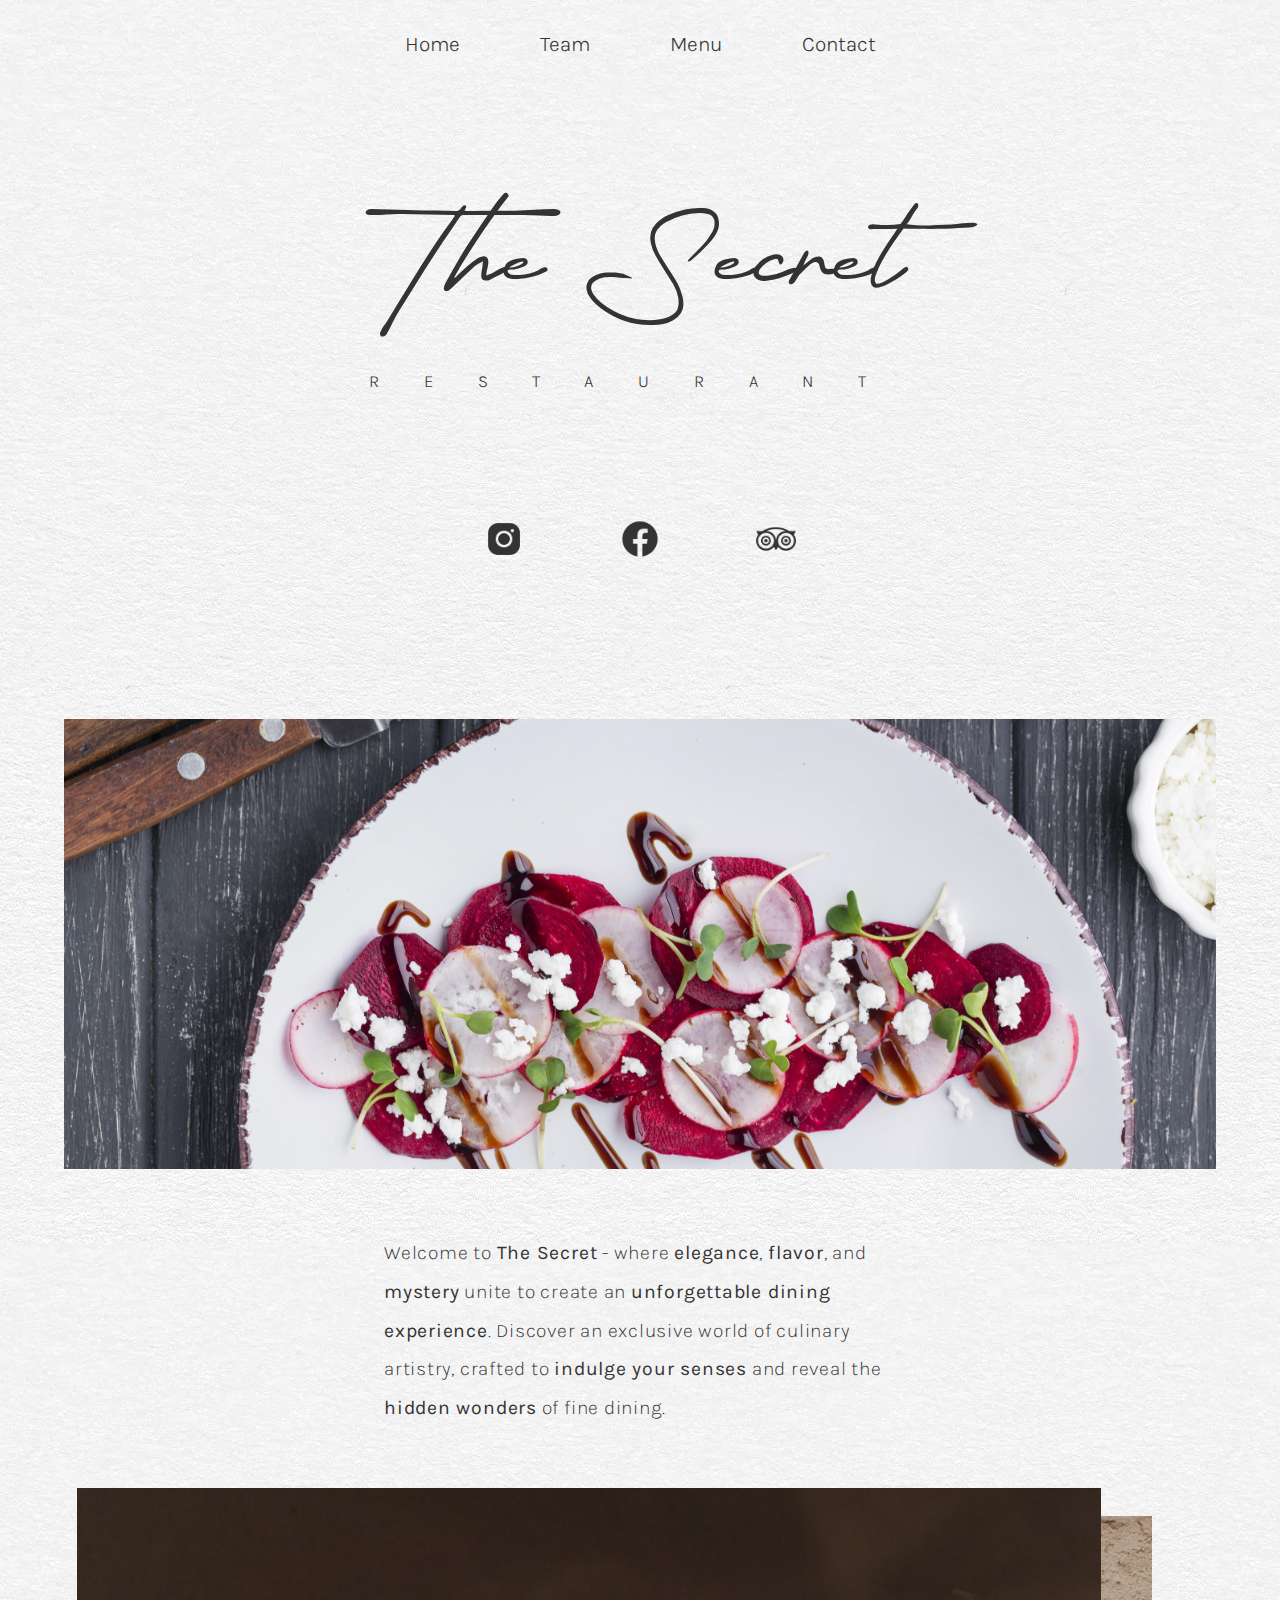
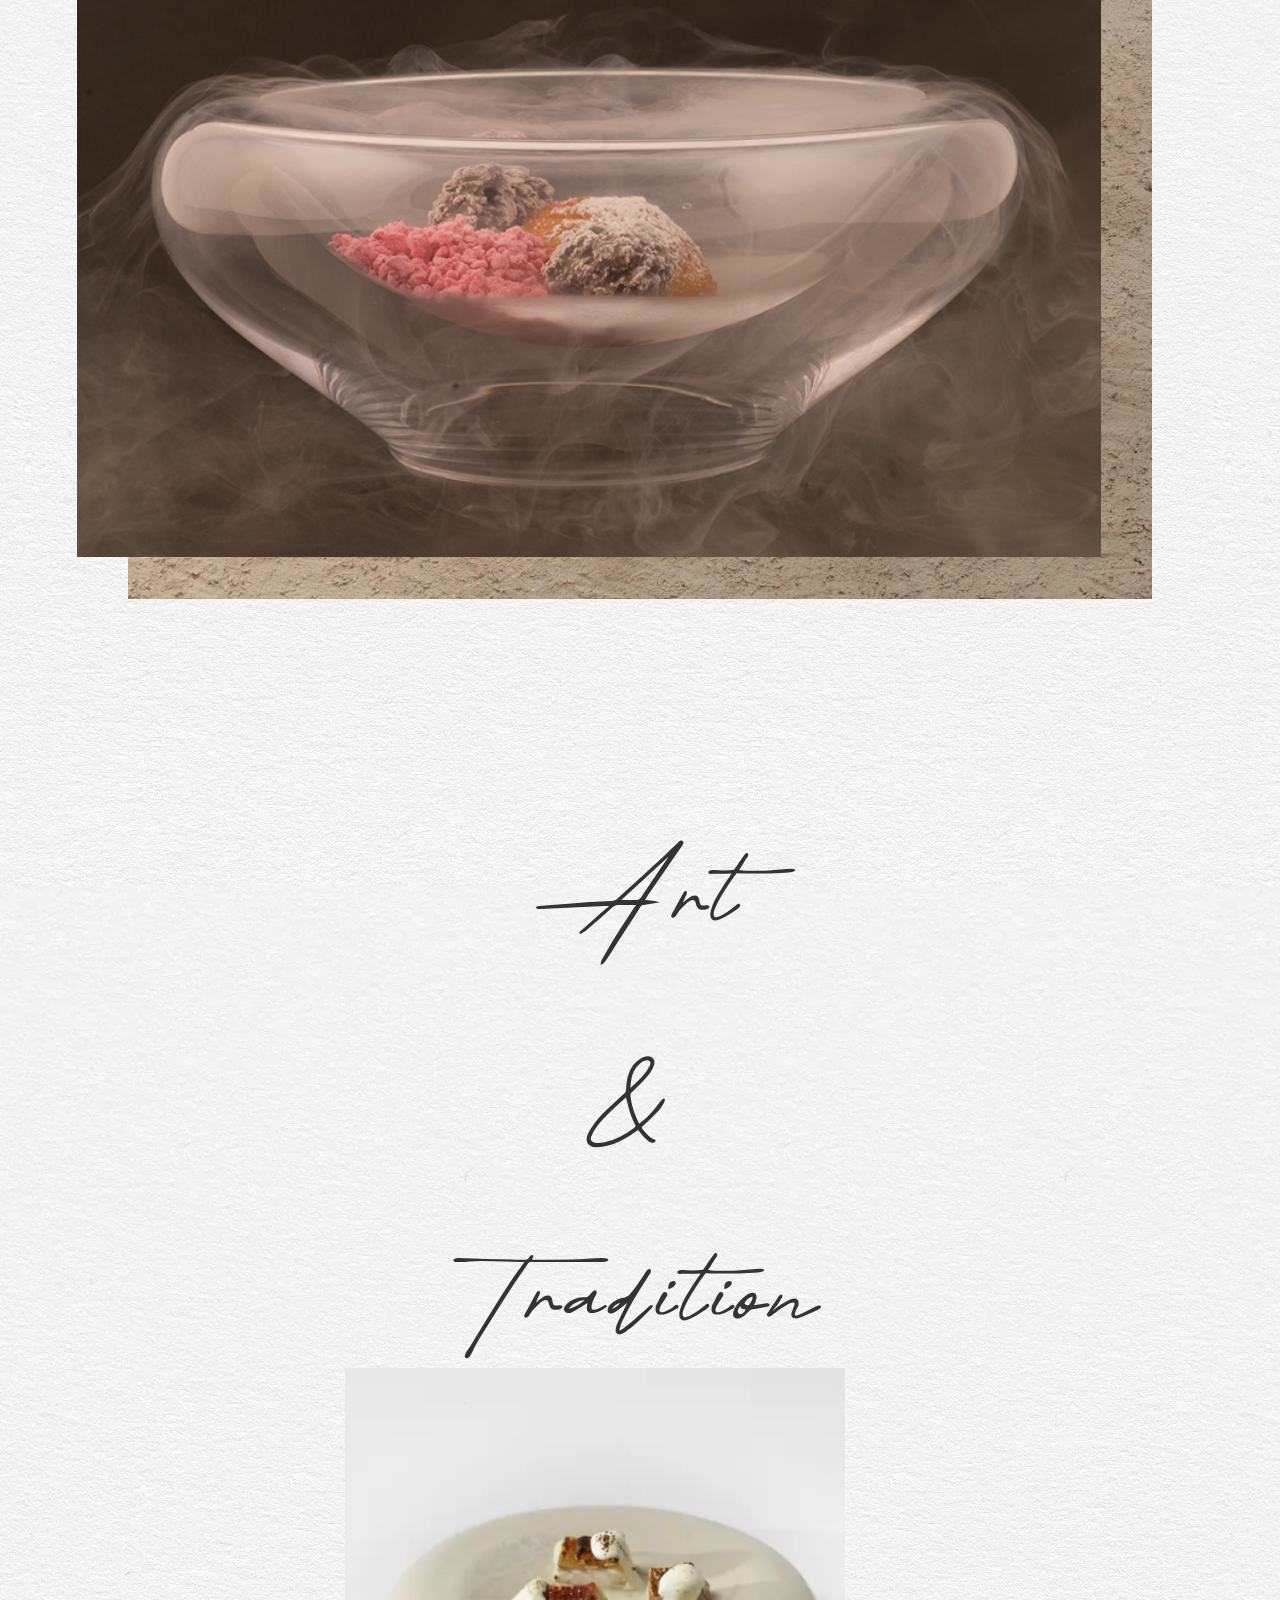
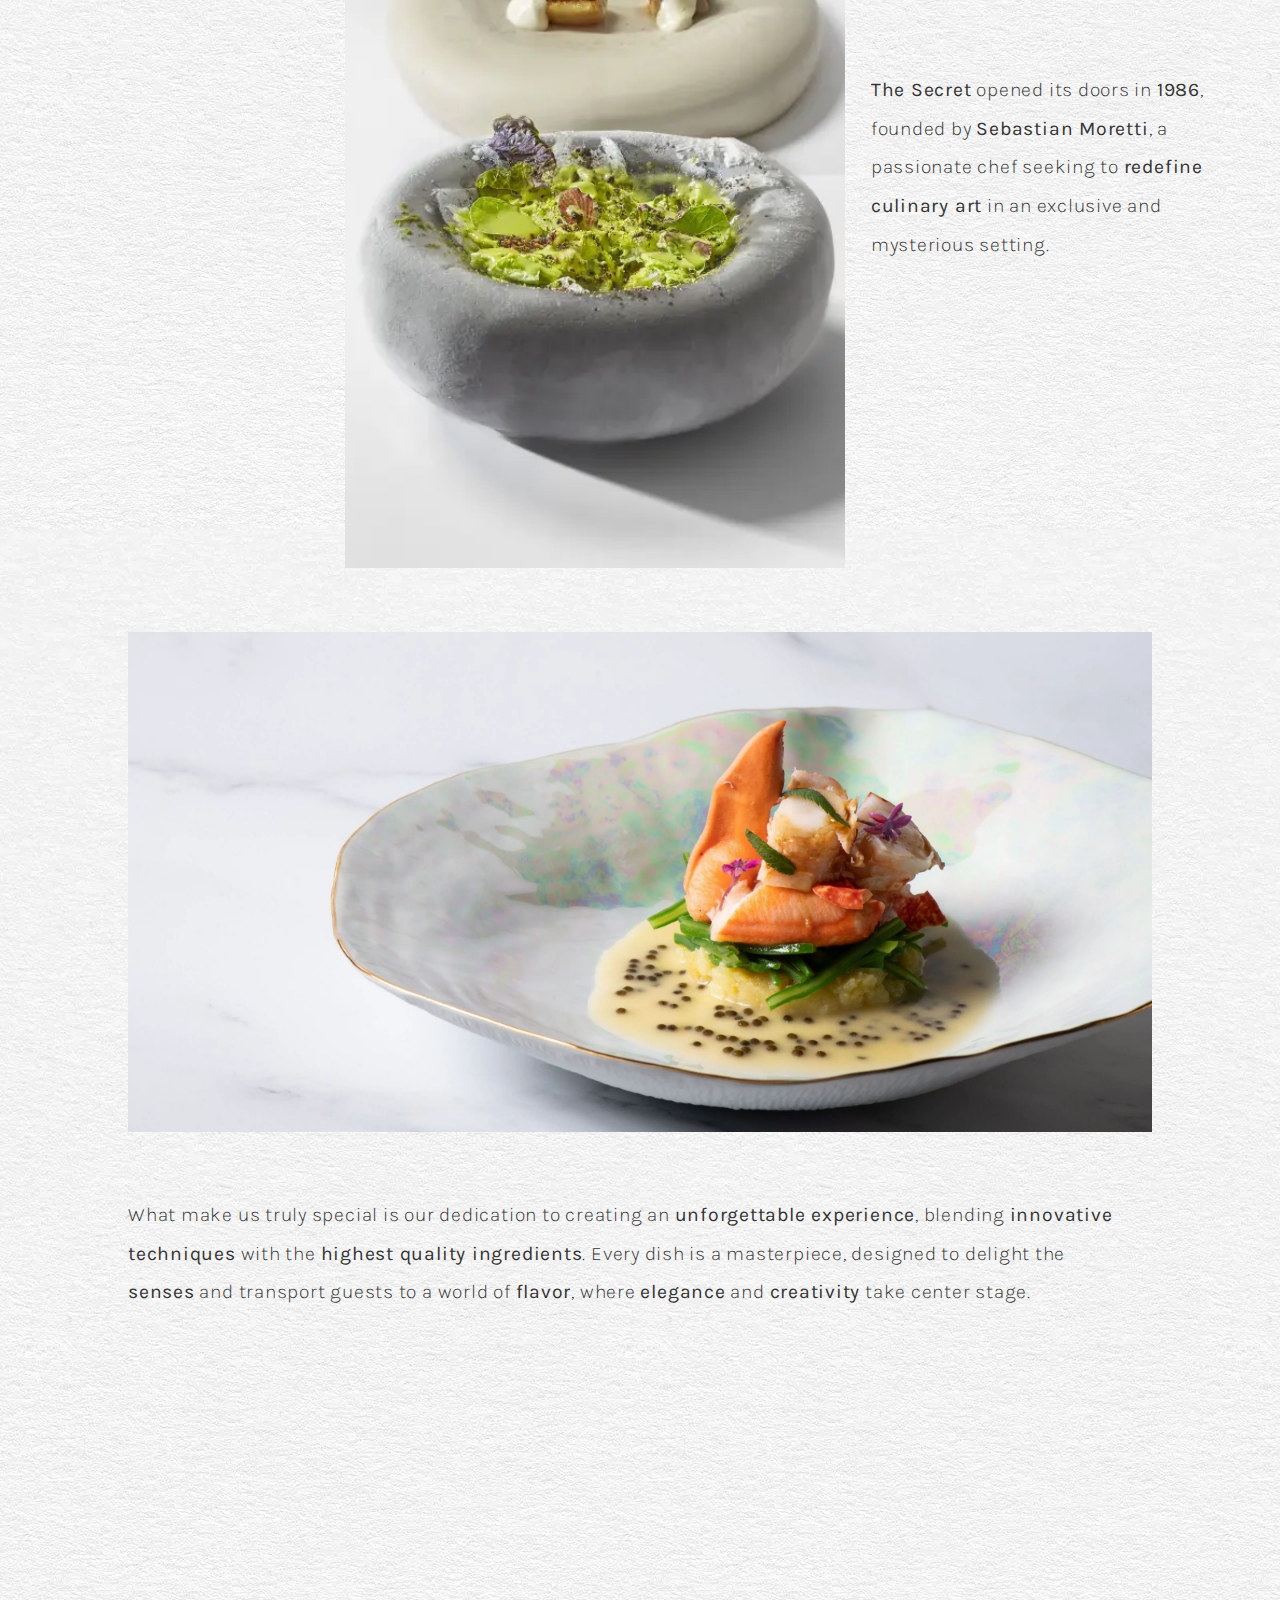
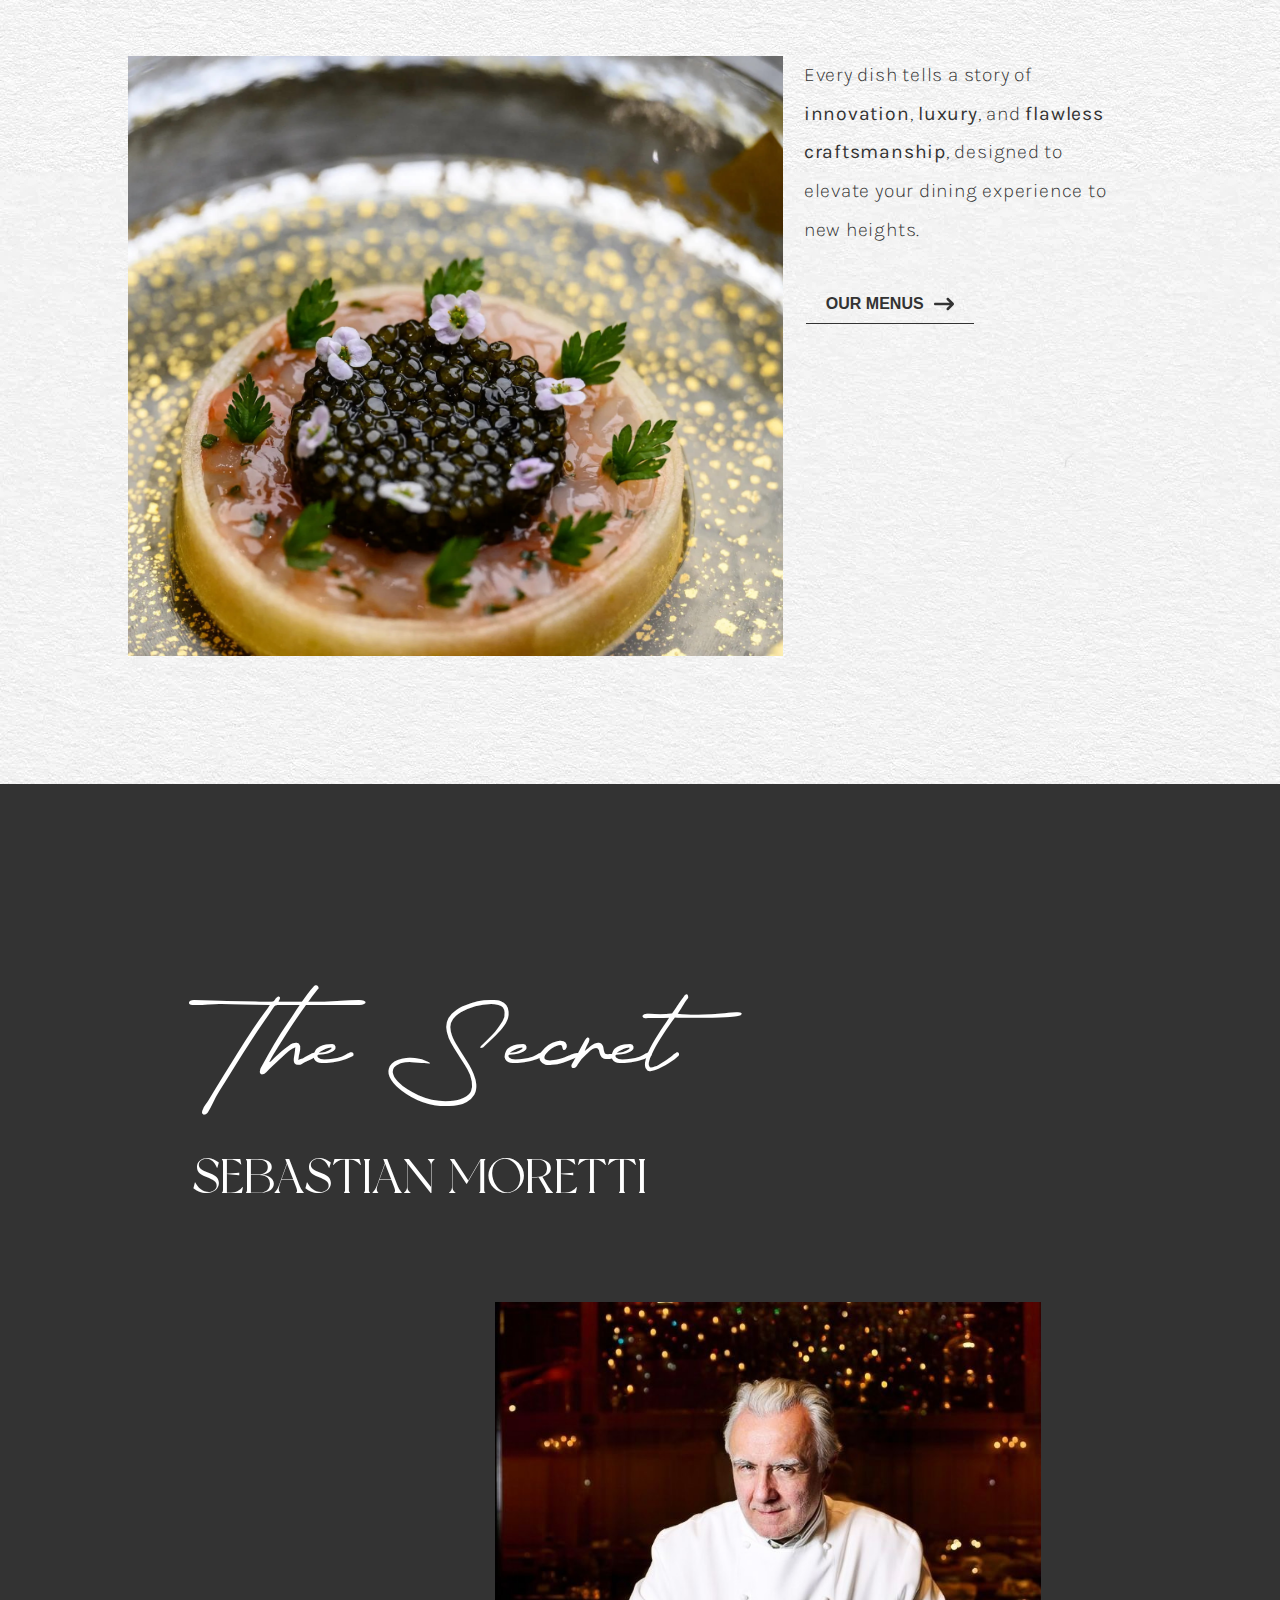
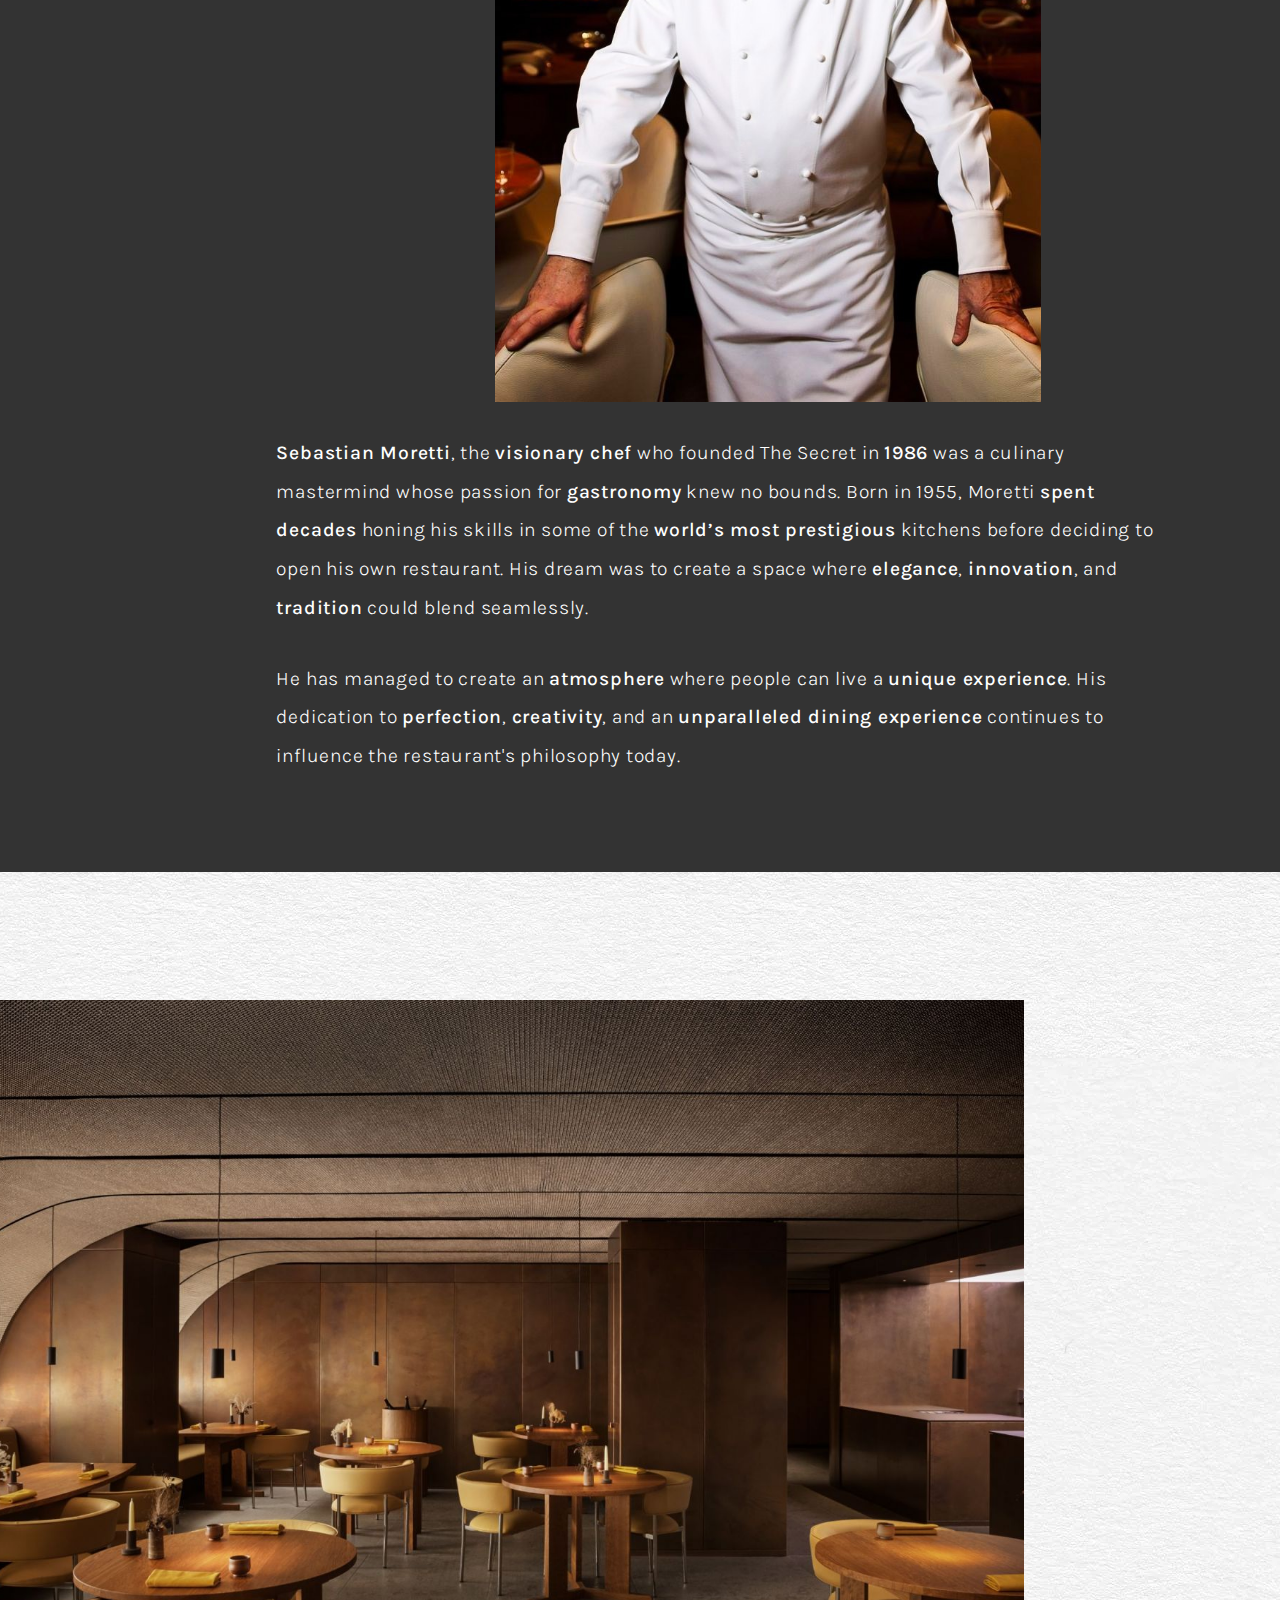
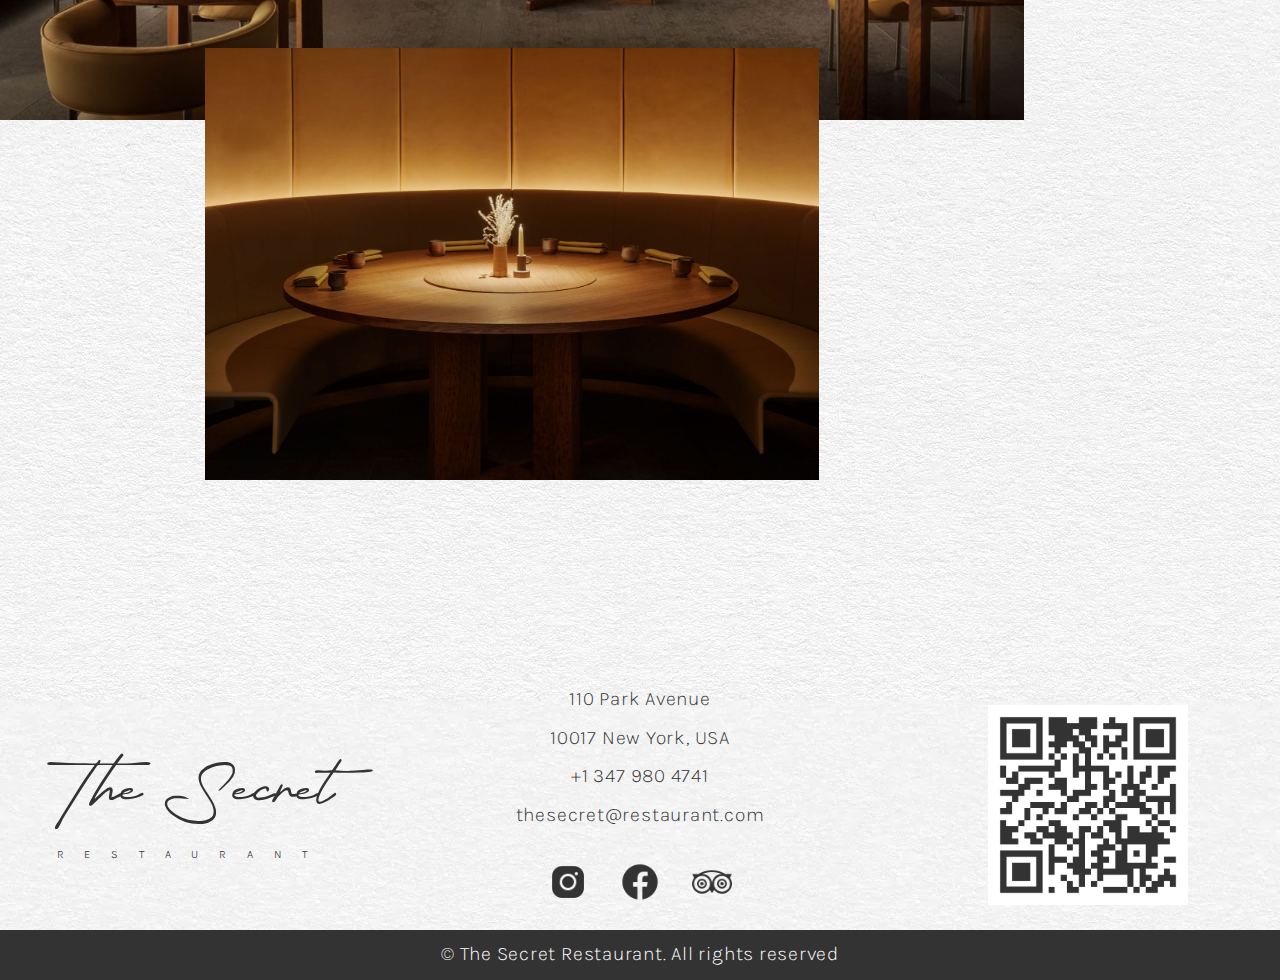
<file: index.html>
<!DOCTYPE html>
<html lang="en">
<head>
    <meta charset="UTF-8">
    <meta name="viewport" content="width=device-width, initial-scale=1.0">
    <link rel="stylesheet" href="assets/css/home-styles.css">
    <link rel="stylesheet" href="assets/css/general-styles.css">
    <title>The Secret · Restaurant</title>
</head>
<body>
    <nav>
        <ul>
          <li><a href="index.html" class="nav-item">Home</a></li>
          <li><a href="team.html" class="nav-item">Team</a></li>
          <li><a href="menu.html" class="nav-item">Menu</a></li>
          <li><a href="contact.html" class="nav-item">Contact</a></li>
        </ul>
      </nav>

    <section class="hero">
      <div class="left-side">
        <div class="logo">The Secret
          <div class="restaurant">RESTAURANT</div>
        </div>
        <div class="socials">
          <a href="https://www.instagram.com/"><div class="instagram"></div></a>
          <a href="https://www.facebook.com/"><div class="facebook"></div></a>
          <a href="https://www.tripadvisor.es/"><div class="tripadvisor"></div></a>
        </div>
      </div>
      <div class="img-container1">
        <div class="hero-background"></div>
        <div class="hero-plate"></div>
      </div>
    </section>

    <section class="text-pic">
      <div class="text">
        <p>
        Welcome to <span>The Secret</span> - where <span>elegance</span>, 
        <span>flavor</span>, and <span>mystery</span> unite to create an
        <span>unforgettable dining experience</span>. Discover an exclusive 
        world of culinary artistry, crafted to <span>indulge your senses</span> 
        and reveal the <span>hidden wonders</span> of fine dining.
        </p>
      </div>
      <div class="img-container2">
        <div class="picture"></div>
      </div>
    </section>

    <div class="art-title">
      <p>Art</p>
      <p>&</p>
      <p>Tradition</p>
    </div>
    <div class="art-text-img1">
      <div class="ghost1"></div>
      <div class="art-img1"></div>
      <div class="art-text1">
        <p>
        <span>The Secret</span> opened its doors in <span>1986</span>,
        founded by <span>Sebastian Moretti</span>, a
        passionate chef seeking to <span>redefine
        culinary art</span> in an exclusive and
        mysterious setting.
        </p>
      </div>
    </div>

    <div class="art-text-img2">
      <div class="art-text2">
        <p>
        What make us truly special is our
        dedication to creating an <span>unforgettable
        experience</span>, blending <span>innovative techniques</span>
        with the <span>highest quality ingredients</span>. Every
        dish is a masterpiece, designed to delight
        the <span>senses</span> and transport guests to a world
        of <span>flavor</span>, where <span>elegance</span> and 
        <span>creativity</span> take center stage.
        </p>
      </div>
      <div class="art-img2"></div>
    </div>

    <div class="art-text-img3">
      <div class="art-img3"></div>
      <div class="art-text3">
        <p>
        Every dish tells a story of <span>innovation</span>,
        <span>luxury</span>, and <span>flawless craftsmanship</span>,
        designed to elevate your dining
        experience to new heights.
        </p>
        <a href="menu.html"><button class="boton"><span>OUR MENUS</span><div class="arrow"><svg xmlns="http://www.w3.org/2000/svg" viewBox="0 0 512 512"><!--!Font Awesome Free 6.6.0 by @fontawesome - https://fontawesome.com License - https://fontawesome.com/license/free Copyright 2024 Fonticons, Inc.--><path d="M502.6 278.6c12.5-12.5 12.5-32.8 0-45.3l-128-128c-12.5-12.5-32.8-12.5-45.3 0s-12.5 32.8 0 45.3L402.7 224 32 224c-17.7 0-32 14.3-32 32s14.3 32 32 32l370.7 0-73.4 73.4c-12.5 12.5-12.5 32.8 0 45.3s32.8 12.5 45.3 0l128-128z"/></svg></div></button></a>
      </div>
    </div>

    <section class="chef">
      <div class="title">
        <div class="thesecret">The Secret</div>
        <div class="chef-name">Sebastian Moretti</div>
      </div>
      <div class="chef-text-img">
        <div class="chef-img"></div>
        <div class="chef-text">
          <p>
          <span>Sebastian Moretti</span>, the <span>visionary chef</span> who founded 
          The Secret in <span>1986</span> was a culinary mastermind whose 
          passion for <span>gastronomy</span> knew no bounds. Born in 1955, 
          Moretti <span>spent decades</span> honing his skills in some of the 
          <span>world’s most prestigious</span> kitchens before deciding to 
          open his own restaurant. His dream was to create a space 
          where <span>elegance</span>, <span>innovation</span>, and <span>tradition</span> 
          could blend seamlessly.
          </p>
          <p>
          He has managed to create an <span>atmosphere</span> where people 
          can live a <span>unique experience</span>. His dedication to 
          <span>perfection</span>, <span>creativity</span>, and an 
          <span>unparalleled dining experience</span> continues to influence 
          the restaurant's philosophy today.
          </p>
        </div>
      </div>
    </section>

    <section class="img-container3">
      <div class="rest-img"></div>
    </section>

    <section class="footer">
      <div class="footer1">
        <div class="logo2">The Secret
          <div class="restaurant2">RESTAURANT</div>
        </div>
        <div class="info">
          <div class="location">
            <p>110 Park Avenue</p>
            <p>10017 New York, USA</p>
            <p>+1 347 980 4741</p>
            <p>thesecret@restaurant.com</p>
          </div>
          <div class="socials2">
            <a href="https://www.instagram.com/"><div class="instagram"></div></a>
            <a href="https://www.facebook.com/"><div class="facebook"></div></a>
            <a href="https://www.tripadvisor.es/"><div class="tripadvisor"></div></a>
          </div>
        </div>
        <div class="qr"></div>
      </div>
      <div class="footer2">
        <p>© The Secret Restaurant. All rights reserved</p>
      </div>
    </section>
</body>
</html>
</file>
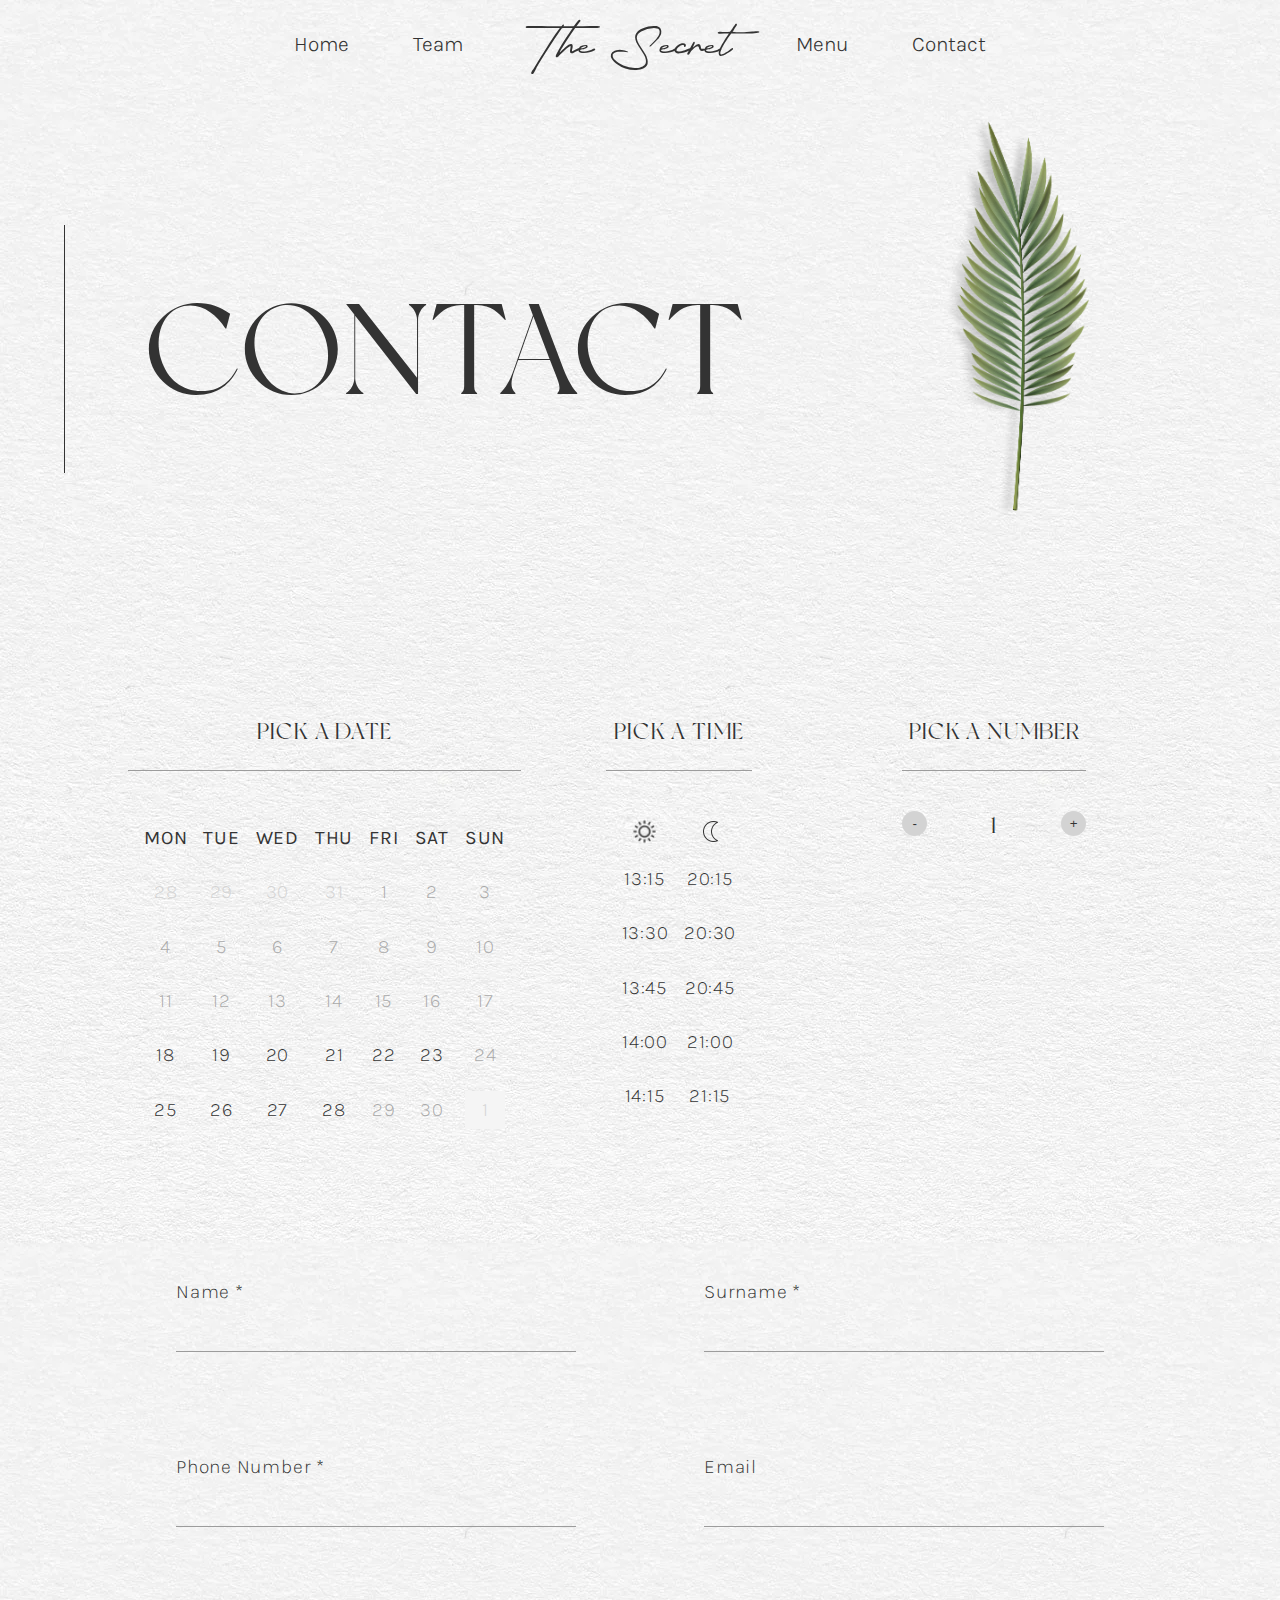
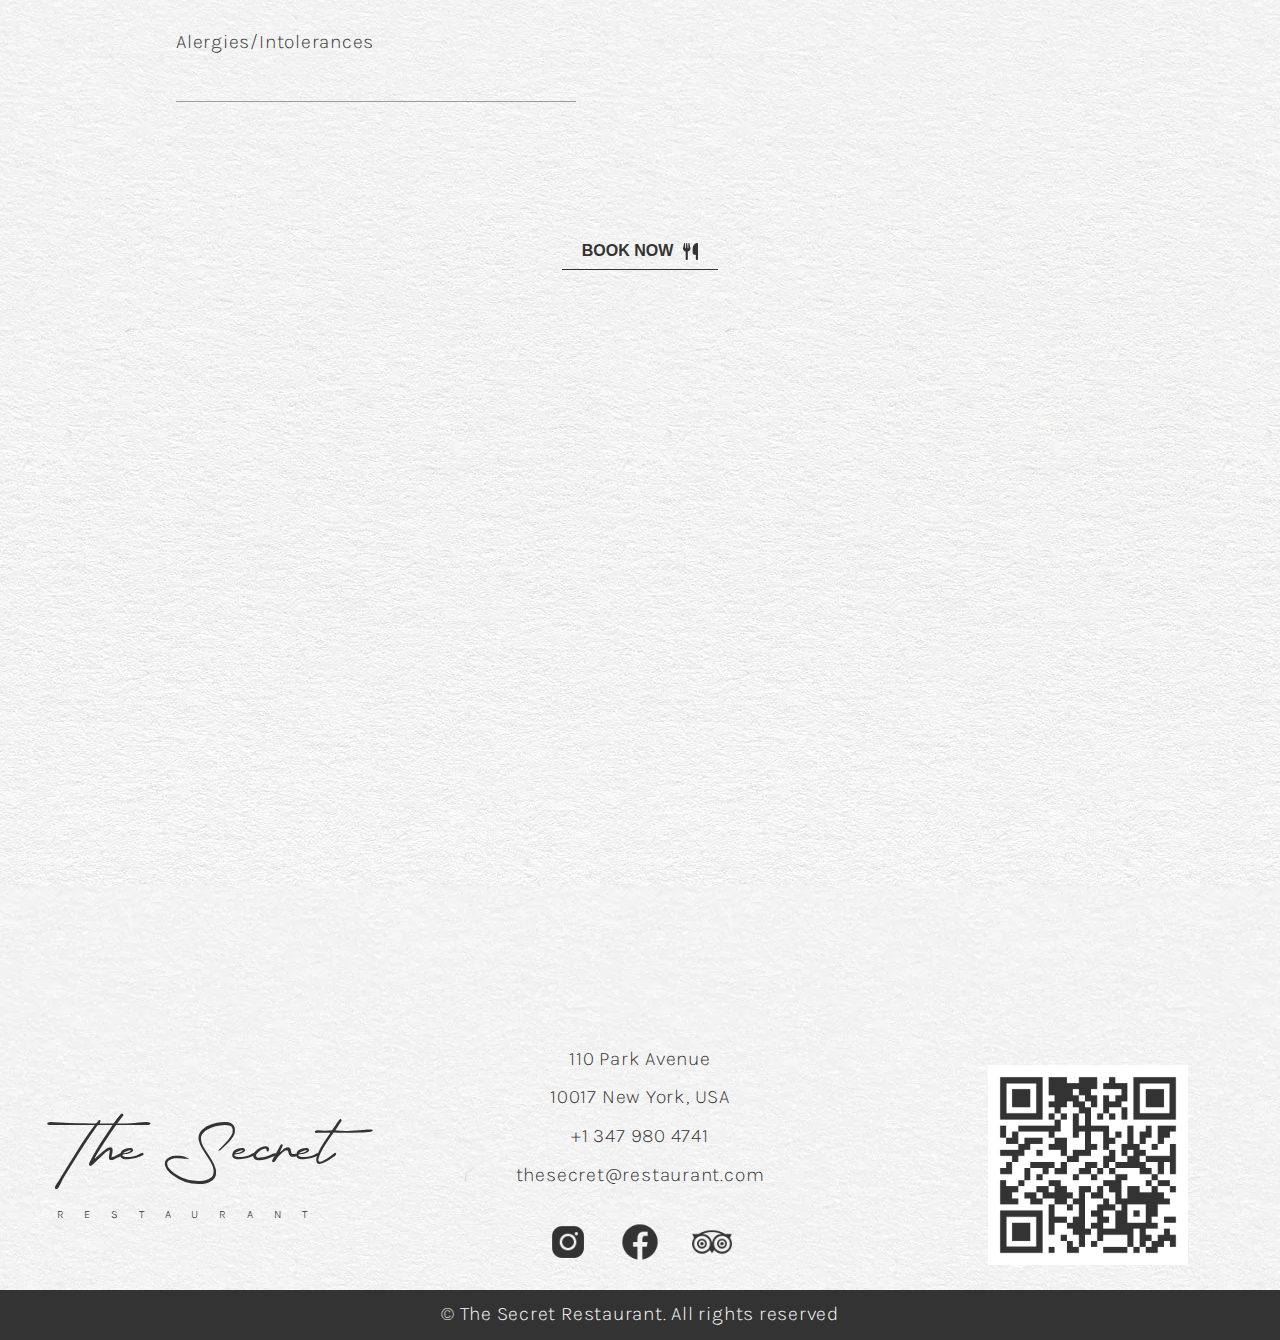
<file: contact.html>
<!DOCTYPE html>
<html lang="en">
<head>
    <meta charset="UTF-8">
    <meta name="viewport" content="width=device-width, initial-scale=1.0">
    <link rel="stylesheet" href="assets/css/contact-styles.css">
    <link rel="stylesheet" href="assets/css/general-styles.css">
    <title>The Secret · Contact</title>
</head>
<body>
    <nav>
        <ul>
          <li><a href="index.html" class="nav-item">Home</a></li>
          <li><a href="team.html" class="nav-item">Team</a></li>
          <li><a href="index.html"><div class="minilogo">The Secret</div></a></li>
          <li><a href="menu.html" class="nav-item">Menu</a></li>
          <li><a href="contact.html" class="nav-item">Contact</a></li>
        </ul>
    </nav>

    <section class="hero">
        <div class="deco1"></div>
        <div class="contact">Contact</div>
        <div class="deco2">
            <div class="planta"></div>
        </div>
    </section>

    <section class="calendar-time">
        <div class="calendar">
            <div class="month"><p>PICK A DATE</p></div>
            <table class="calendar-days">
                <thead>
                    <tr>
                        <th>MON</th>
                        <th>TUE</th>
                        <th>WED</th>
                        <th>THU</th>
                        <th>FRI</th>
                        <th>SAT</th>
                        <th>SUN</th>
                    </tr>
                </thead>
                <tbody>
                    <tr>
                        <td class="past-date">28</td><td class="past-date">29</td><td class="past-date">30</td>
                        <td class="past-date">31</td><td class="unavailable-date">1</td><td class="unavailable-date">2</td><td class="unavailable-date">3</td>
                    </tr>
                    <tr>
                        <td class="unavailable-date">4</td><td class="unavailable-date">5</td><td class="unavailable-date">6</td>
                        <td class="unavailable-date">7</td><td class="unavailable-date">8</td><td class="unavailable-date">9</td><td class="unavailable-date">10</td>
                    </tr>
                    <tr>
                        <td class="unavailable-date">11</td><td class="unavailable-date">12</td><td class="unavailable-date">13</td>
                        <td class="unavailable-date">14</td><td class="unavailable-date">15</td><td class="unavailable-date">16</td><td class="unavailable-date">17</td>
                    </tr>
                    <tr>
                        <td>18</td><td>19</td><td>20</td><td>21</td><td>22</td><td>23</td><td class="unavailable-date">24</td>
                    </tr>
                    <tr>
                        <td>25</td><td>26</td><td>27</td><td>28</td><td class="unavailable-date">29</td><td class="unavailable-date">30</td><td class="disabled-date">1</td>
                    </tr>
                </tbody>
            </table>
        </div>
        <div class="time"><p>PICK A TIME</p>
            <table class="hours">
                <thead>
                    <tr>
                        <th class="sol"></th>
                        <th class="luna"></th>
                    </tr>
                </thead>
                <tbody>
                    <tr>
                        <td>13:15</td><td>20:15</td>
                    </tr>
                    <tr>
                        <td>13:30</td><td>20:30</td>
                    </tr>
                    <tr>
                        <td>13:45</td><td>20:45</td>
                    </tr>
                    <tr>
                        <td>14:00</td><td>21:00</td>
                    </tr>
                    <tr>
                        <td>14:15</td><td>21:15</td>
                    </tr>
                </tbody>
            </table>
        </div>
        <div class="number"><p>PICK A NUMBER</p>
            <div class="number-div">
                <div class="minus"><button class="button-m">-</button></div>
                <p class="one">1</p>
                <div class="plus"><button class="button-p">+</button></div>
            </div>
        </div>
    </section>

    <section class="name-surname">
        <div class="name">
            <p>Name *</p>
            <input type="text">
        </div>
        <div class="surname">
            <p>Surname *</p>
            <input type="text">
        </div>
    </section>

    <section class="number-email">
        <div class="phone-number">
            <p>Phone Number *</p>
            <input type="text">
        </div>
        <div class="email">
            <p>Email</p>
            <input type="text">
        </div>
    </section>

    <section class="alergies">
        <div class="aler-container">
            <p>Alergies/Intolerances</p>
            <input type="text">
        </div>
        <div class="ghost"></div>
    </section>
    
    <div class="boton-container">
        <button class="boton"><span>BOOK NOW</span><div class="fork"><svg xmlns="http://www.w3.org/2000/svg" viewBox="0 0 448 512"><!--!Font Awesome Free 6.6.0 by @fontawesome - https://fontawesome.com License - https://fontawesome.com/license/free Copyright 2024 Fonticons, Inc.--><path d="M416 0C400 0 288 32 288 176l0 112c0 35.3 28.7 64 64 64l32 0 0 128c0 17.7 14.3 32 32 32s32-14.3 32-32l0-128 0-112 0-208c0-17.7-14.3-32-32-32zM64 16C64 7.8 57.9 1 49.7 .1S34.2 4.6 32.4 12.5L2.1 148.8C.7 155.1 0 161.5 0 167.9c0 45.9 35.1 83.6 80 87.7L80 480c0 17.7 14.3 32 32 32s32-14.3 32-32l0-224.4c44.9-4.1 80-41.8 80-87.7c0-6.4-.7-12.8-2.1-19.1L191.6 12.5c-1.8-8-9.3-13.3-17.4-12.4S160 7.8 160 16l0 134.2c0 5.4-4.4 9.8-9.8 9.8c-5.1 0-9.3-3.9-9.8-9L127.9 14.6C127.2 6.3 120.3 0 112 0s-15.2 6.3-15.9 14.6L83.7 151c-.5 5.1-4.7 9-9.8 9c-5.4 0-9.8-4.4-9.8-9.8L64 16zm48.3 152l-.3 0-.3 0 .3-.7 .3 .7z"/></svg></div></button>
    </div>

    <section class="map">
        <iframe src="https://www.google.com/maps/embed?pb=!1m18!1m12!1m3!1d3923.1641053687536!2d104.29425396014238!3d10.487726483255463!2m3!1f0!2f0!3f0!3m2!1i1024!2i768!4f13.1!3m3!1m2!1s0x3109cd0005573a1f%3A0x1e155ec3f284b441!2sThe%20Secret%20Restaurant!5e0!3m2!1ses!2ses!4v1731579128616!5m2!1ses!2ses" width="600" height="450" style="border:0;" allowfullscreen="" loading="lazy" referrerpolicy="no-referrer-when-downgrade"></iframe>
    </section>

    <section class="footer">
        <div class="footer1">
            <div class="logo2">The Secret
                <div class="restaurant2">RESTAURANT</div>
            </div>
            <div class="info">
                <div class="location">
                <p>110 Park Avenue</p>
                <p>10017 New York, USA</p>
                <p>+1 347 980 4741</p>
                <p>thesecret@restaurant.com</p>
            </div>
                <div class="socials2">
                    <a href="https://www.instagram.com/"><div class="instagram"></div></a>
                    <a href="https://www.facebook.com/"><div class="facebook"></div></a>
                    <a href="https://www.tripadvisor.es/"><div class="tripadvisor"></div></a>
                </div>
            </div>
            <div class="qr"></div>
        </div>
        <div class="footer2">
            <p>© The Secret Restaurant. All rights reserved</p>
        </div>
    </section>
</body>
</html>
</file>
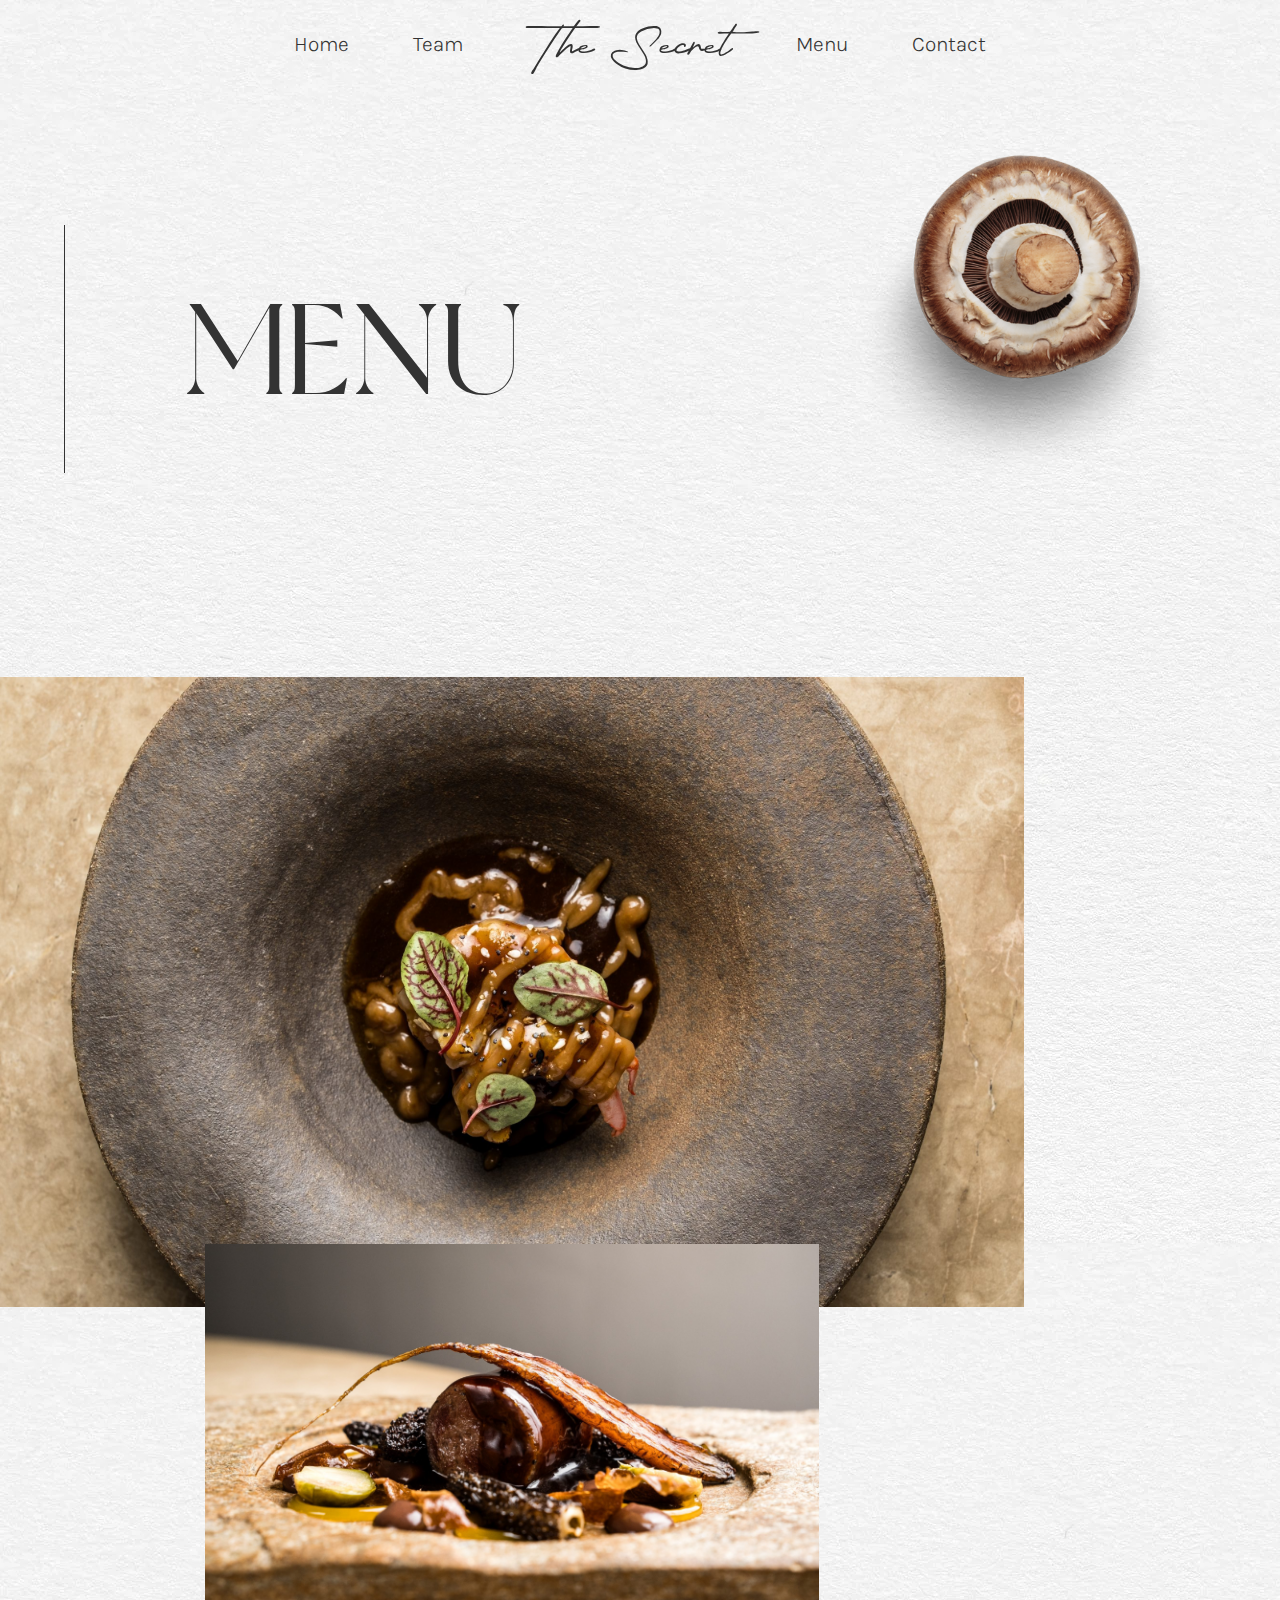
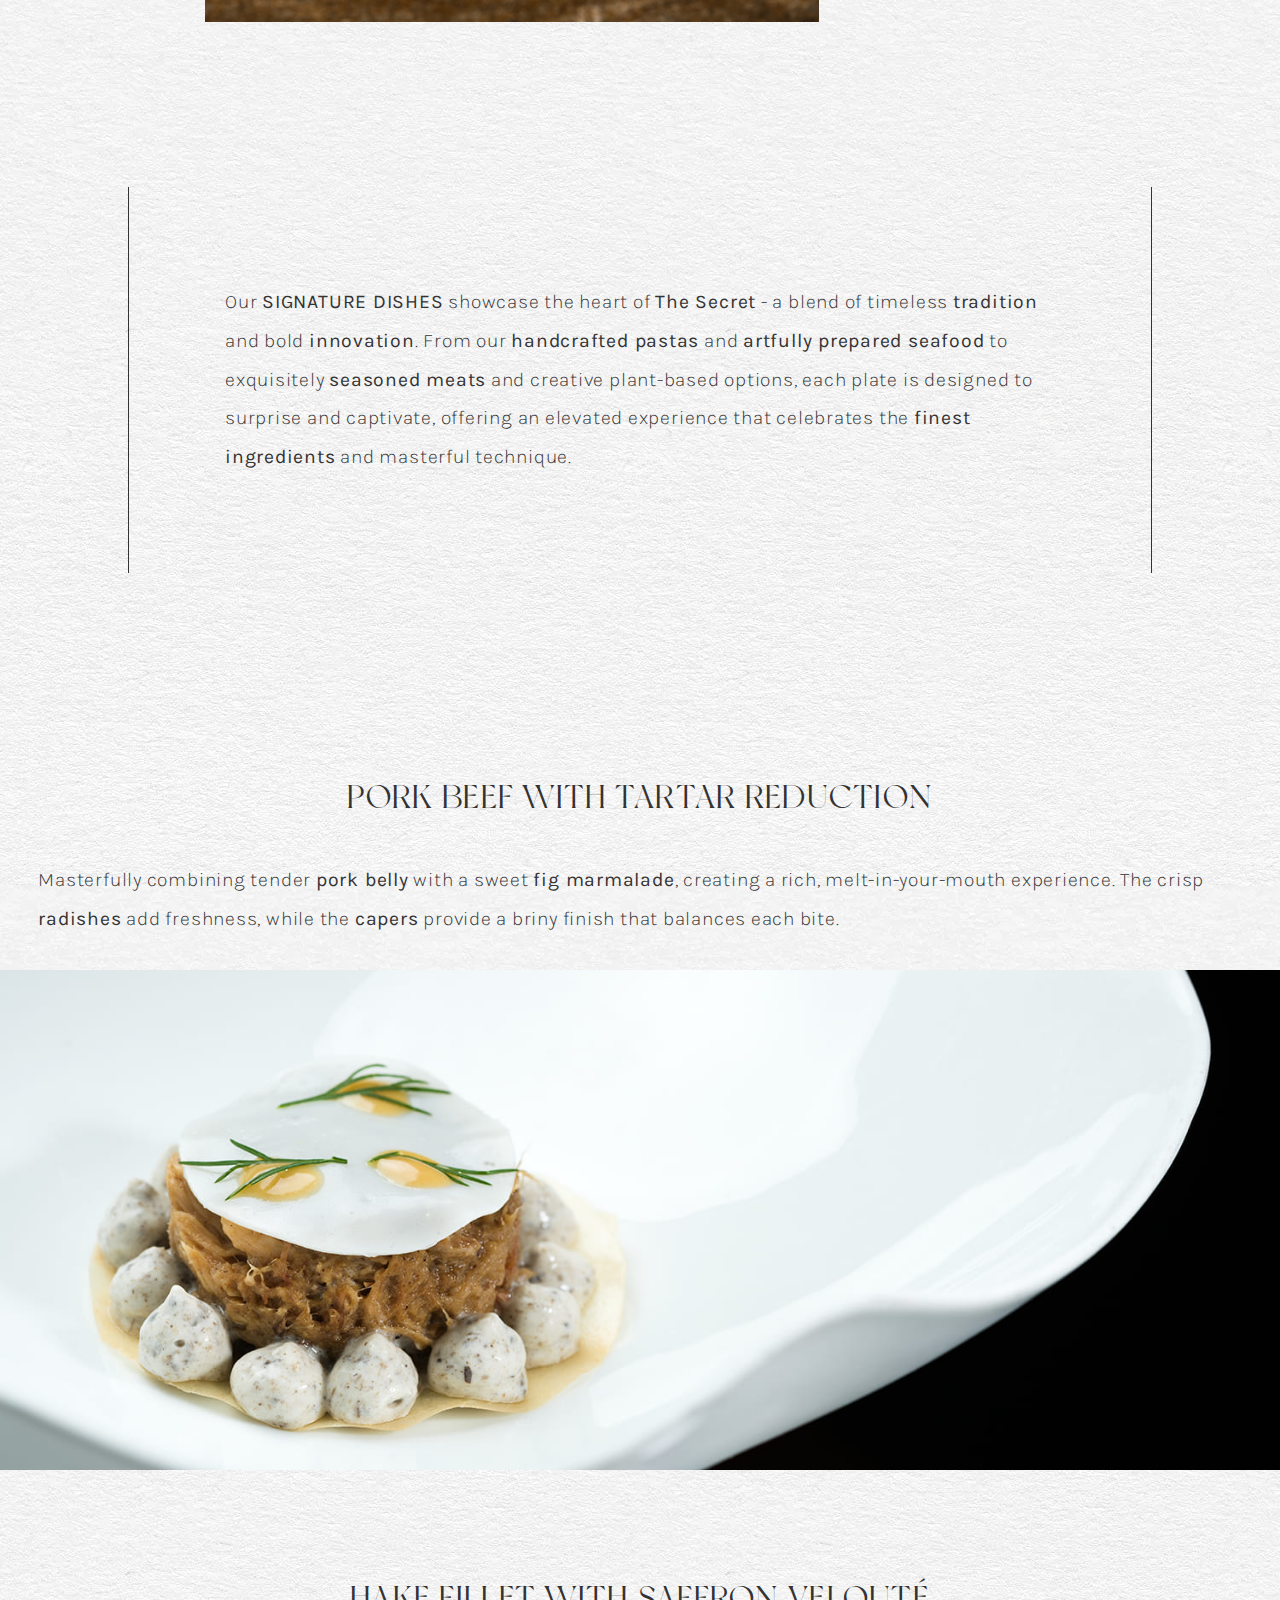
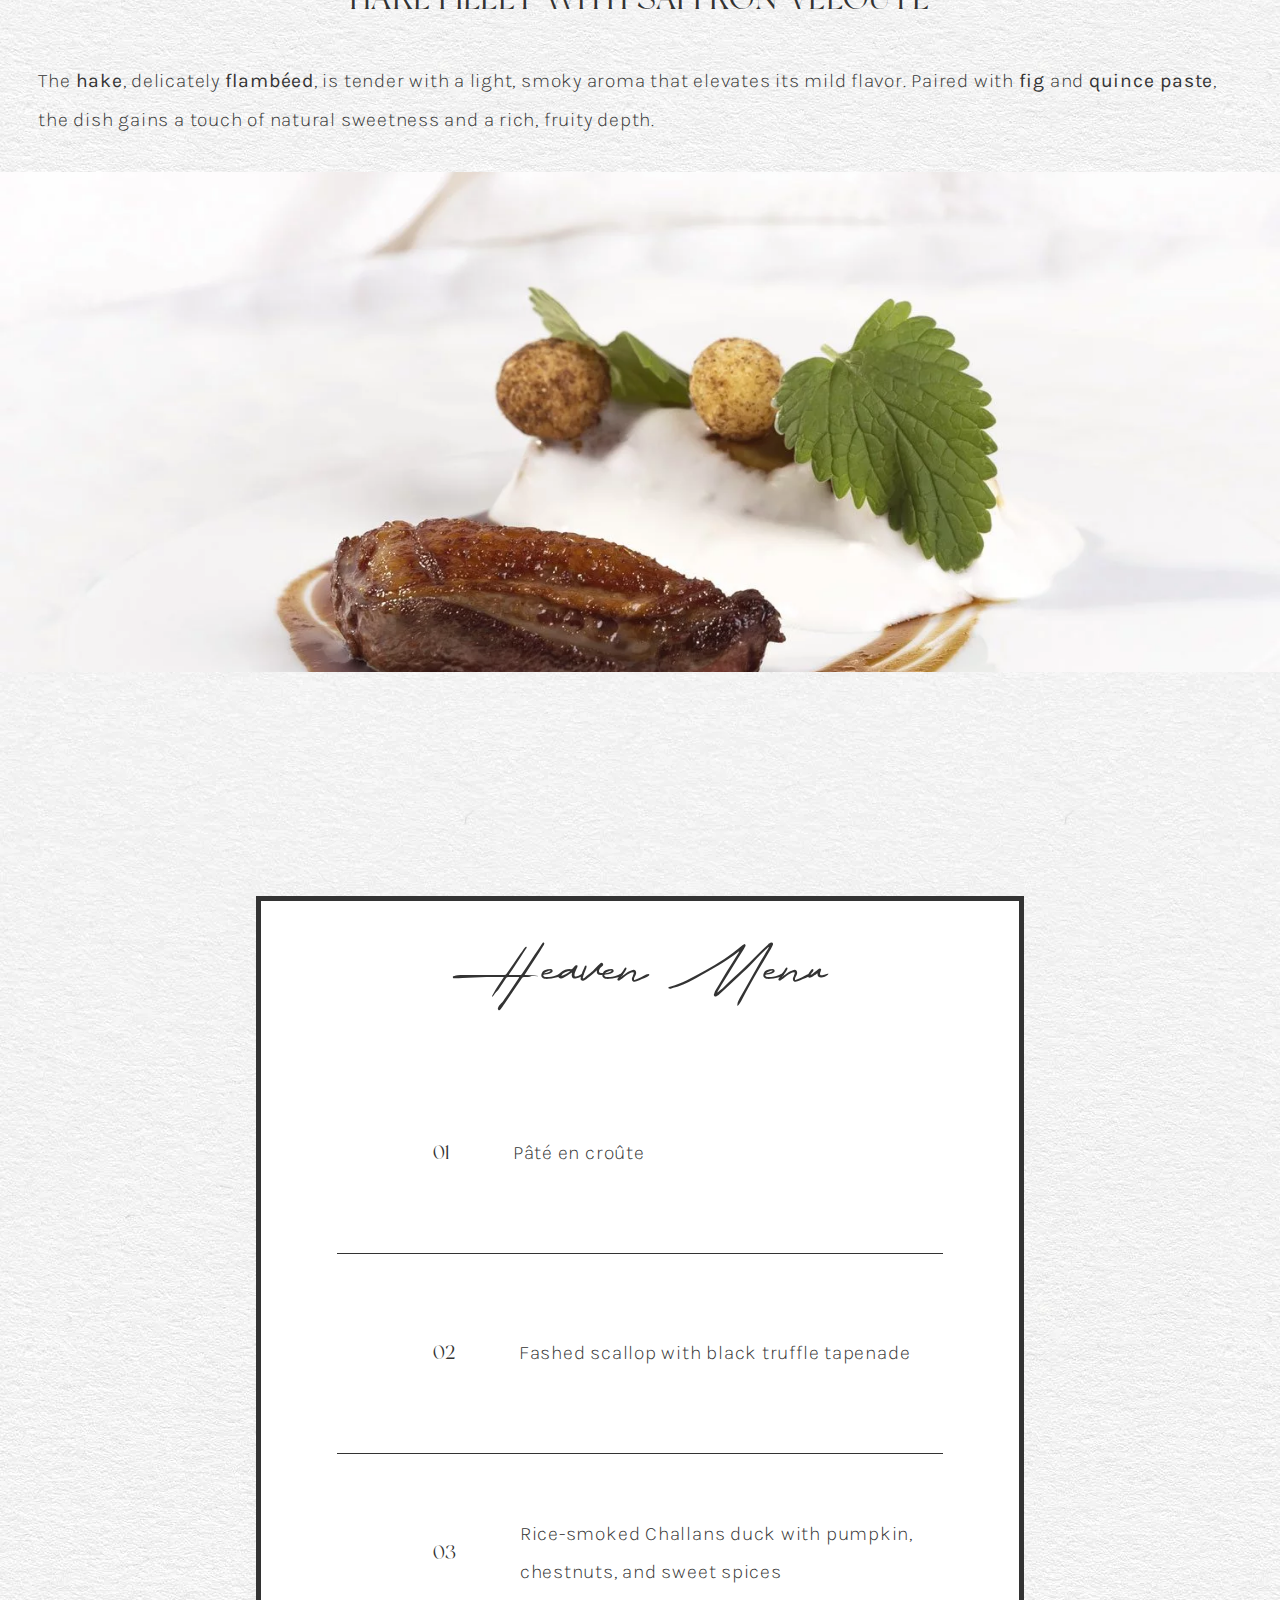
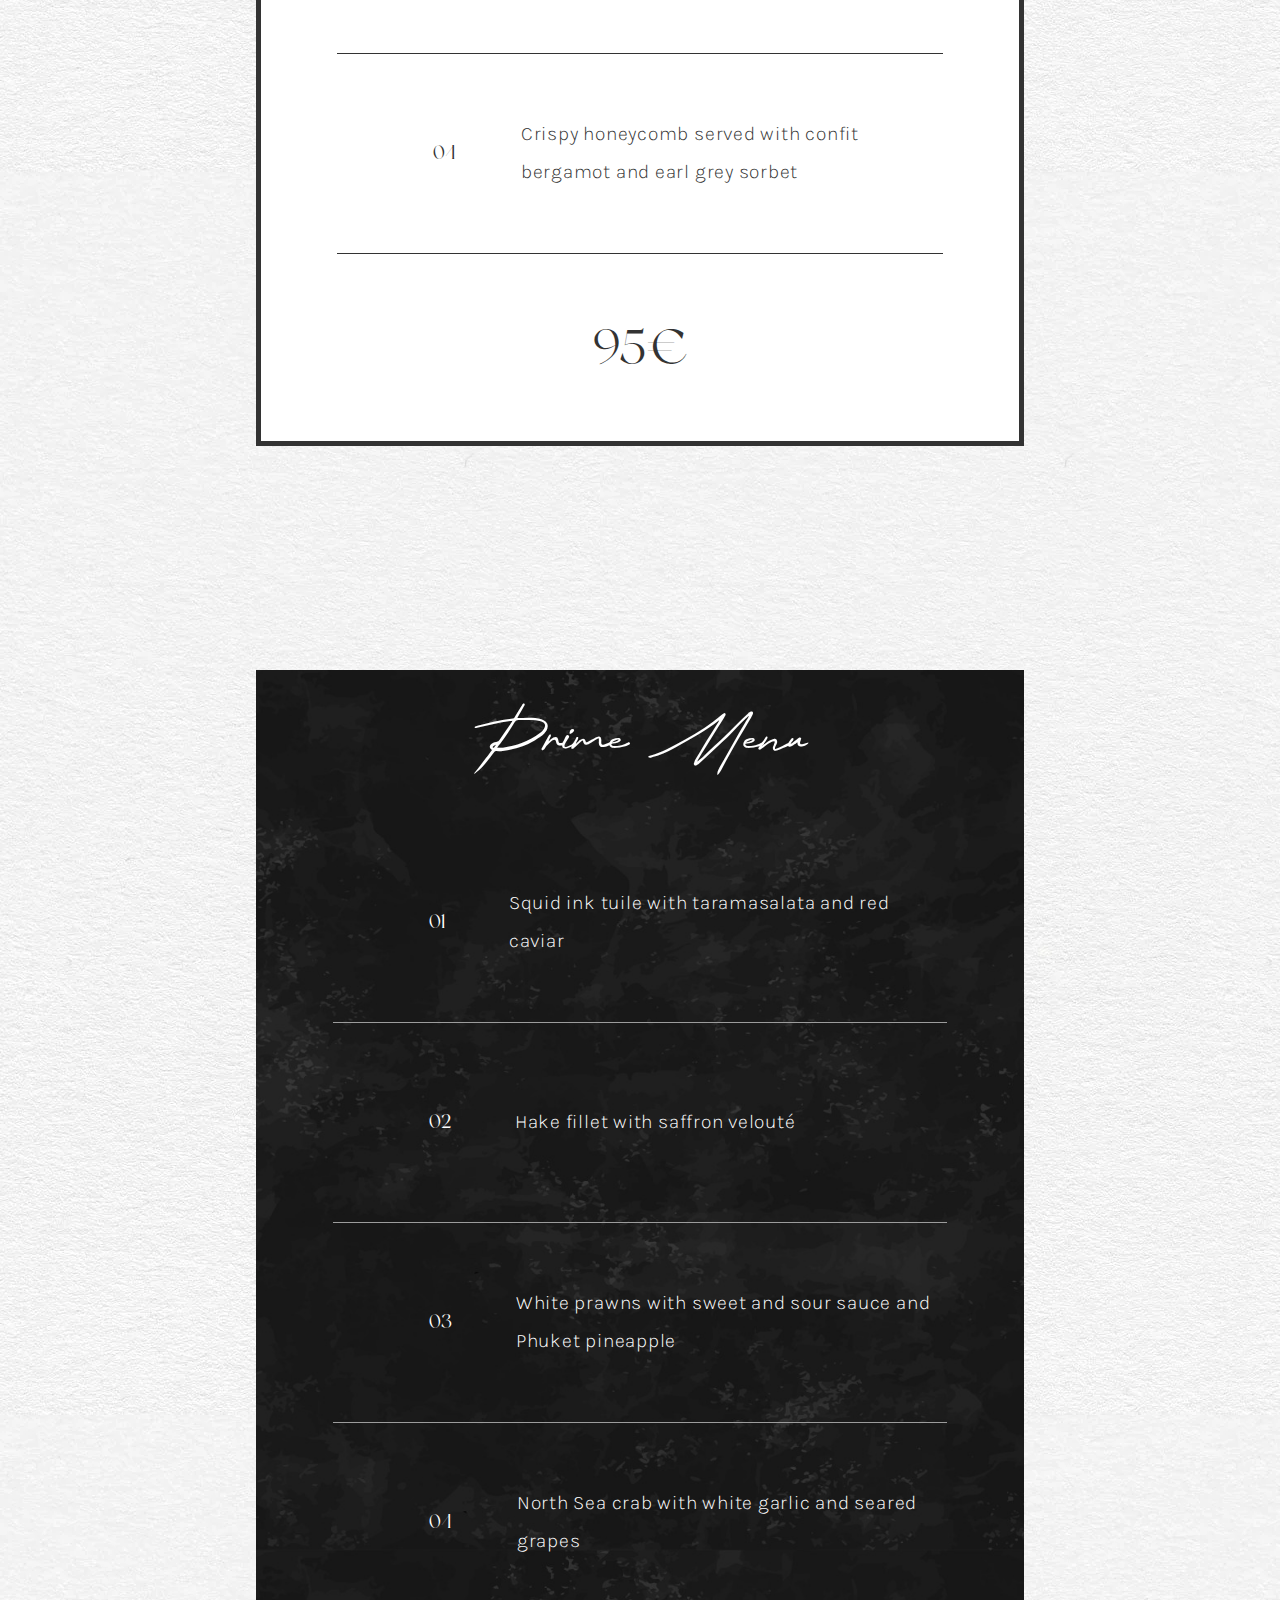
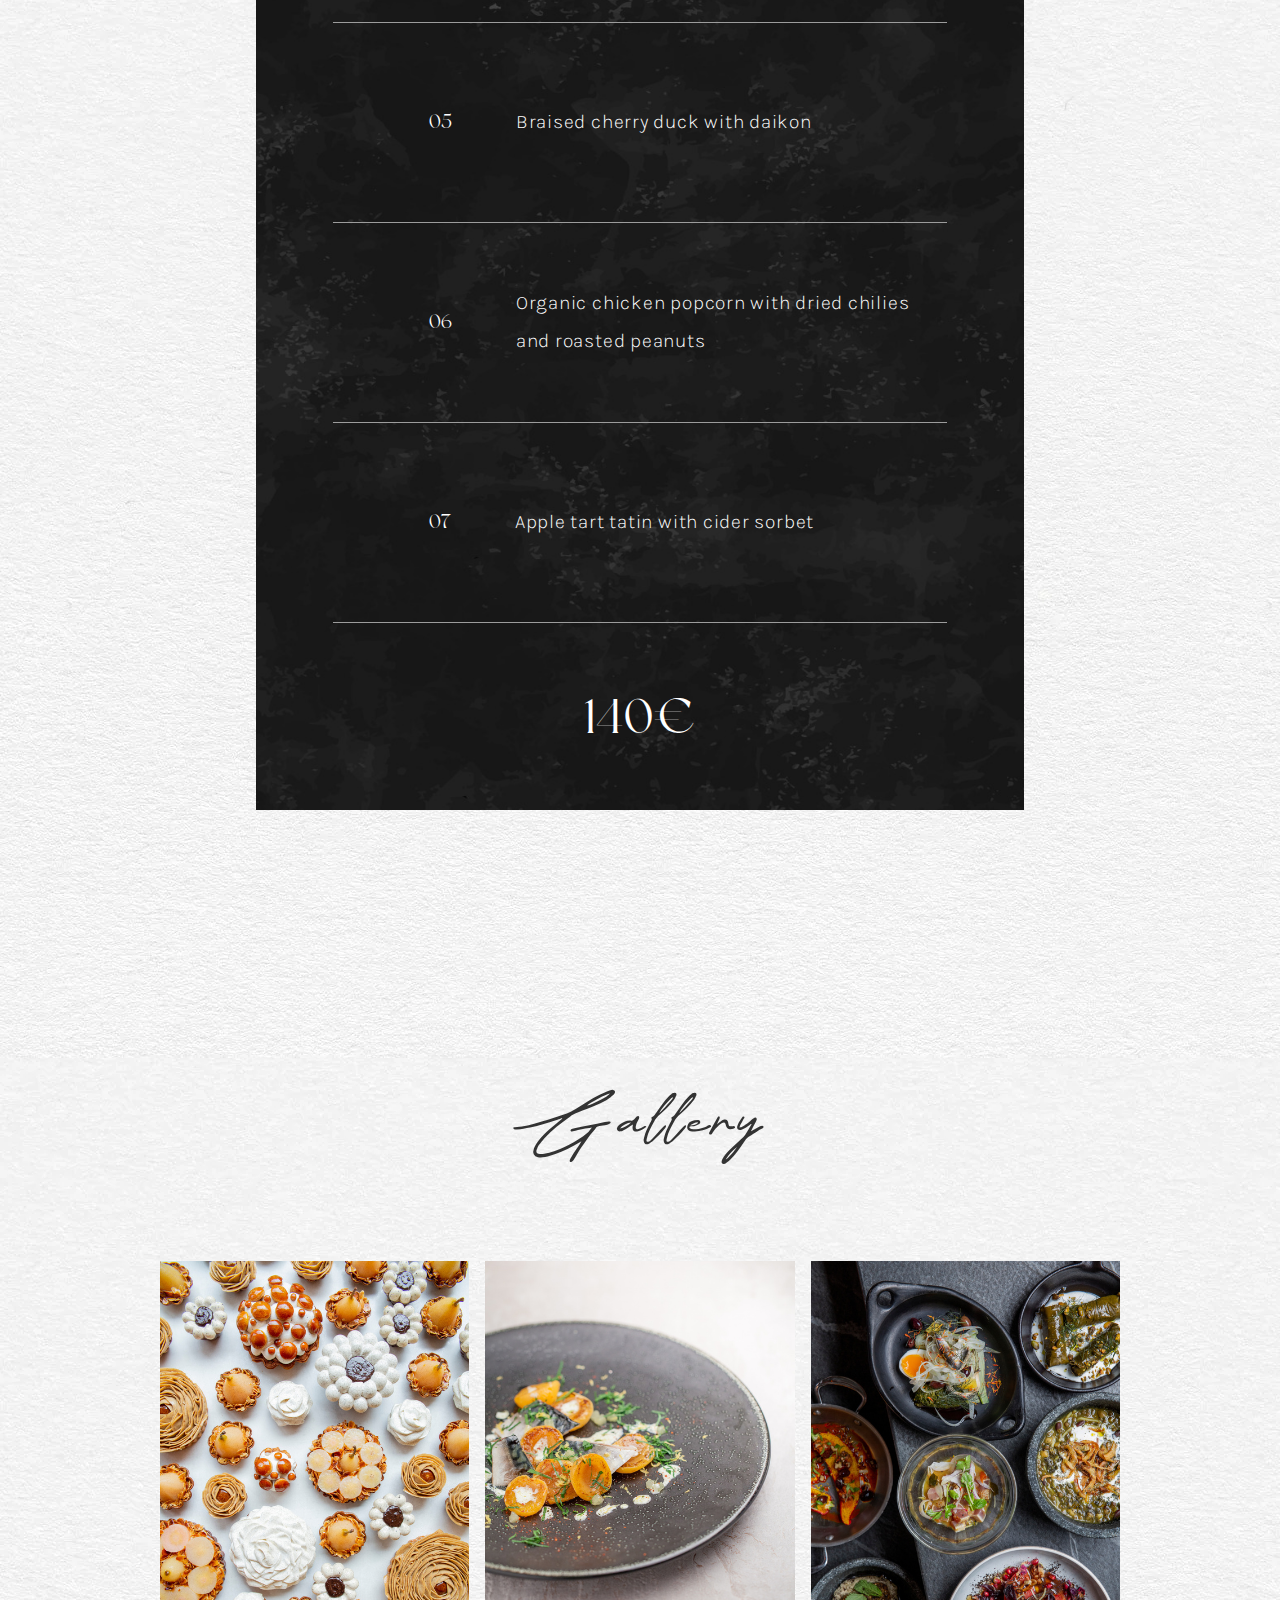
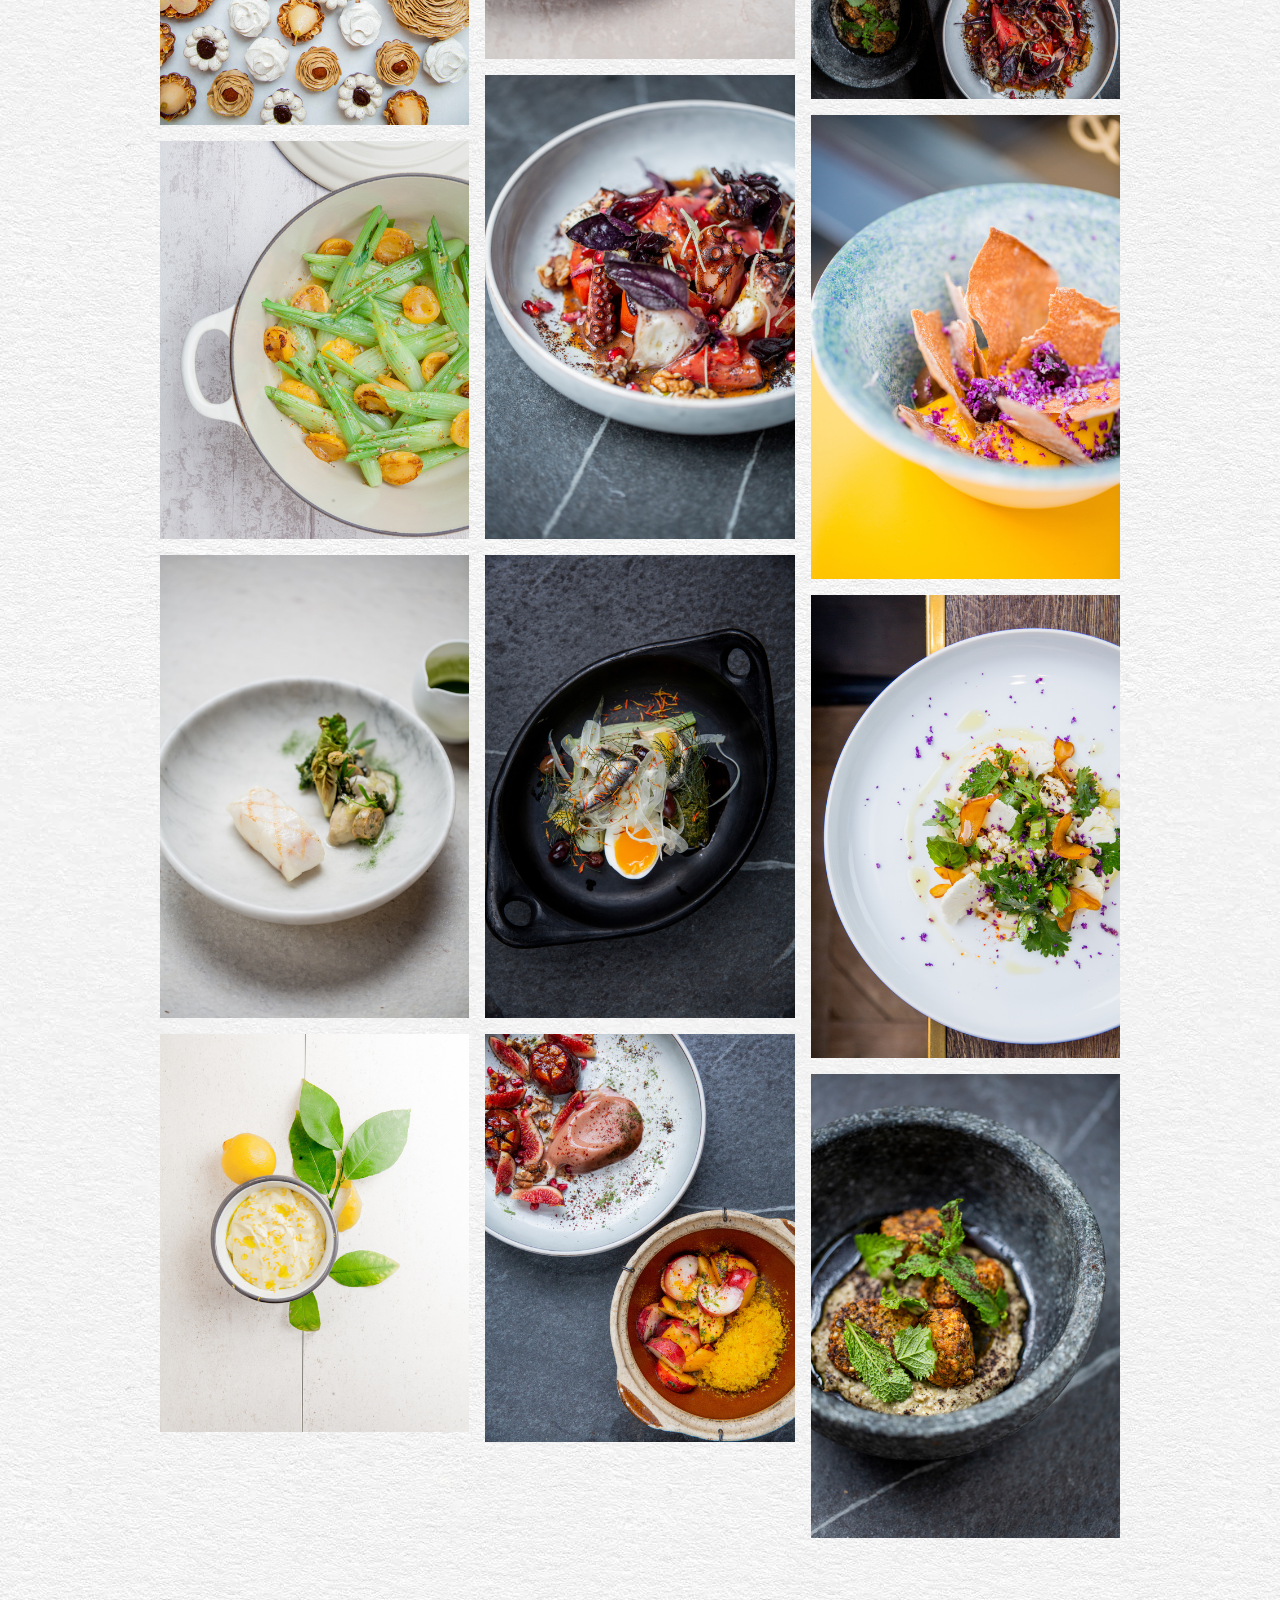
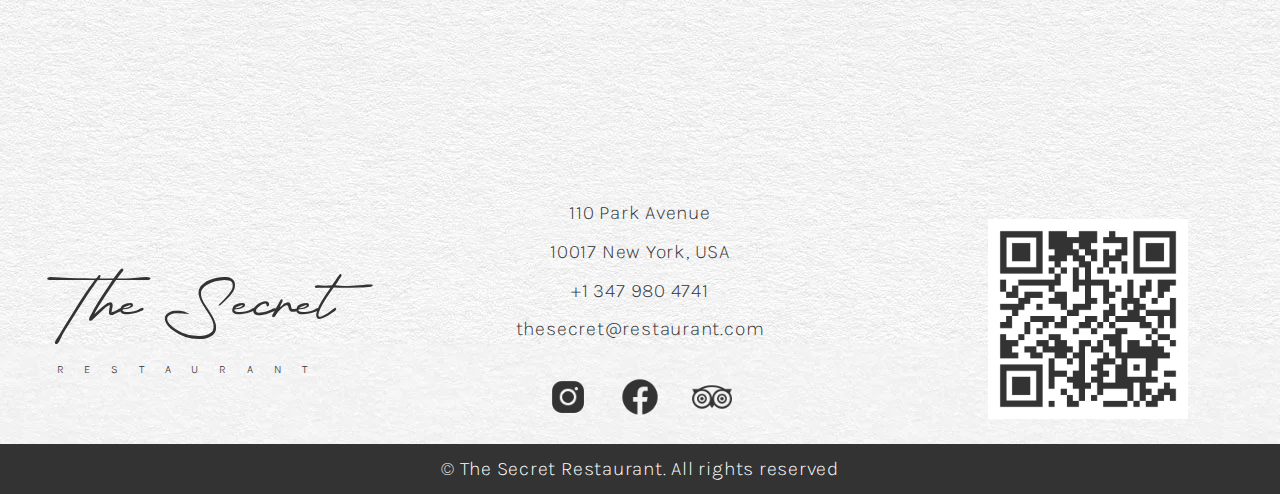
<file: menu.html>
<!DOCTYPE html>
<html lang="en">
<head>
    <meta charset="UTF-8">
    <meta name="viewport" content="width=device-width, initial-scale=1.0">
    <link rel="stylesheet" href="assets/css/menu-styles.css">
    <link rel="stylesheet" href="assets/css/general-styles.css">
    <title>The Secret · Menu</title>
</head>
<body>
    <nav>
        <ul>
          <li><a href="index.html" class="nav-item">Home</a></li>
          <li><a href="team.html" class="nav-item">Team</a></li>
          <li><a href="index.html"><div class="minilogo">The Secret</div></a></li>
          <li><a href="menu.html" class="nav-item">Menu</a></li>
          <li><a href="contact.html" class="nav-item">Contact</a></li>
        </ul>
    </nav>

    <section class="hero">
        <div class="deco1"></div>
        <div class="menu">Menu</div>
        <div class="deco2">
            <div class="seta"></div>
        </div>
    </section>

    <div class="img1">
        <div class="img2"></div>
    </div>

    <div class="introduction">
        <p>
        Our <span>SIGNATURE DISHES</span> showcase the heart of <span>The Secret</span> - a blend of
        timeless <span>tradition</span> and bold <span>innovation</span>. From our <span>handcrafted pastas</span>
        and <span>artfully prepared seafood</span> to exquisitely <span>seasoned meats</span> and
        creative plant-based options, each plate is designed to surprise and
        captivate, offering an elevated experience that celebrates the <span>finest
        ingredients</span> and masterful technique.
        </p>
    </div>

    <section class="dish1">
        <div class="dish1-text">
            <p>PORK BEEF WITH TARTAR REDUCTION</p>
            <p>
            Masterfully combining tender <span>pork
            belly</span> with a sweet <span>fig marmalade</span>,
            creating a rich, melt-in-your-mouth
            experience. The crisp <span>radishes</span> add
            freshness, while the <span>capers</span> provide
            a briny finish that balances each
            bite.
            </p>
        </div>
        <div class="dish1-img"></div>
    </section>

    <section class="dish2">
        <div class="dish2-img"></div>
        <div class="dish2-text">
            <p>HAKE FILLET WITH SAFFRON VELOUTÉ</p>
            <p>
            The <span>hake</span>, delicately <span>flambéed</span>, is tender
            with a light, smoky aroma that elevates
            its mild flavor. Paired with <span>fig</span> and
            <span>quince paste</span>, the dish gains a touch of
            natural sweetness and a rich, fruity
            depth.
            </p>
        </div>
    </section>

    <section class="menu1">
        <div class="menu1-name">Heaven Menu</div>
        <div class="dish">
            <div class="dish-number">01</div>
            <div class="dish-name"><p>Pâté en croûte</p></div>
        </div>
        <div class="dish">
            <div class="dish-number">02</div>
            <div class="dish-name"><p>Fashed scallop with black truffle tapenade</p></div>
        </div>
        <div class="dish">
            <div class="dish-number">03</div>
            <div class="dish-name"><p>Rice-smoked Challans duck with pumpkin, 
            chestnuts, and sweet spices</p></div>
        </div>
        <div class="dish">
            <div class="dish-number">04</div>
            <div class="dish-name"><p>Crispy honeycomb served with confit bergamot
            and earl grey sorbet</p></div>
        </div>
        <div class="menu1-price">95€</div>
    </section>

    <section class="menu2">
        <div class="menu2-name">Prime Menu</div>
        <div class="dish">
            <div class="dish-number">01</div>
            <div class="dish-name"><p>Squid ink tuile with taramasalata and red
            caviar</p></div>
        </div>
        <div class="dish">
            <div class="dish-number">02</div>
            <div class="dish-name"><p>Hake fillet with saffron velouté</p></div>
        </div>
        <div class="dish">
            <div class="dish-number">03</div>
            <div class="dish-name"><p>White prawns with sweet and sour sauce and
            Phuket pineapple</p></div>
        </div>
        <div class="dish">
            <div class="dish-number">04</div>
            <div class="dish-name"><p>North Sea crab with white garlic and seared
            grapes</p></div>
        </div>
        <div class="dish">
            <div class="dish-number">05</div>
            <div class="dish-name"><p>Braised cherry duck with daikon</p></div>
        </div>
        <div class="dish">
            <div class="dish-number">06</div>
            <div class="dish-name"><p>Organic chicken popcorn with dried chilies and
            roasted peanuts</p></div>
        </div>
        <div class="dish">
            <div class="dish-number">07</div>
            <div class="dish-name"><p>Apple tart tatin with cider sorbet</p></div>
        </div>
        <div class="menu1-price">140€</div>
    </section>

    <section class="gallery-container">
        <p>Gallery</p>
        <div class="gallery">
            <img src="assets/images/galeria1.jpg" alt="dessert" width="300px">
            <img src="assets/images/galeria2.jpg" alt="fresh-ingredients" width="300px">
            <img src="assets/images/galeria3.jpg" alt="fish-plate" width="300px">
            <img src="assets/images/galeria4.jpg" alt="lemon-sorbet" width="300px">
            <img src="assets/images/galeria5.jpg" alt="carrot-plate" width="300px">
            <img src="assets/images/galeria6.jpg" alt="octopus-plate" width="300px">
            <img src="assets/images/galeria7.jpg" alt="fish-presentation" width="300px">
            <img src="assets/images/galeria8.jpg" alt="fruity-plate" width="300px">
            <img src="assets/images/galeria9.jpg" alt="plate-decoration" width="300px">
            <img src="assets/images/galeria10.jpg" alt="dessert-decoration" width="300px">
            <img src="assets/images/galeria11.jpg" alt="fruit-salad" width="300px">
            <img src="assets/images/galeria12.jpg" alt="cookie-dessert" width="300px">
            </div>
    </section>

    <section class="footer">
        <div class="footer1">
            <div class="logo2">The Secret
                <div class="restaurant2">RESTAURANT</div>
            </div>
            <div class="info">
                <div class="location">
                <p>110 Park Avenue</p>
                <p>10017 New York, USA</p>
                <p>+1 347 980 4741</p>
                <p>thesecret@restaurant.com</p>
            </div>
                <div class="socials2">
                    <a href="https://www.instagram.com/"><div class="instagram"></div></a>
                    <a href="https://www.facebook.com/"><div class="facebook"></div></a>
                    <a href="https://www.tripadvisor.es/"><div class="tripadvisor"></div></a>
                </div>
            </div>
            <div class="qr"></div>
        </div>
        <div class="footer2">
            <p>© The Secret Restaurant. All rights reserved</p>
        </div>
    </section>
</body>
</html>
</file>
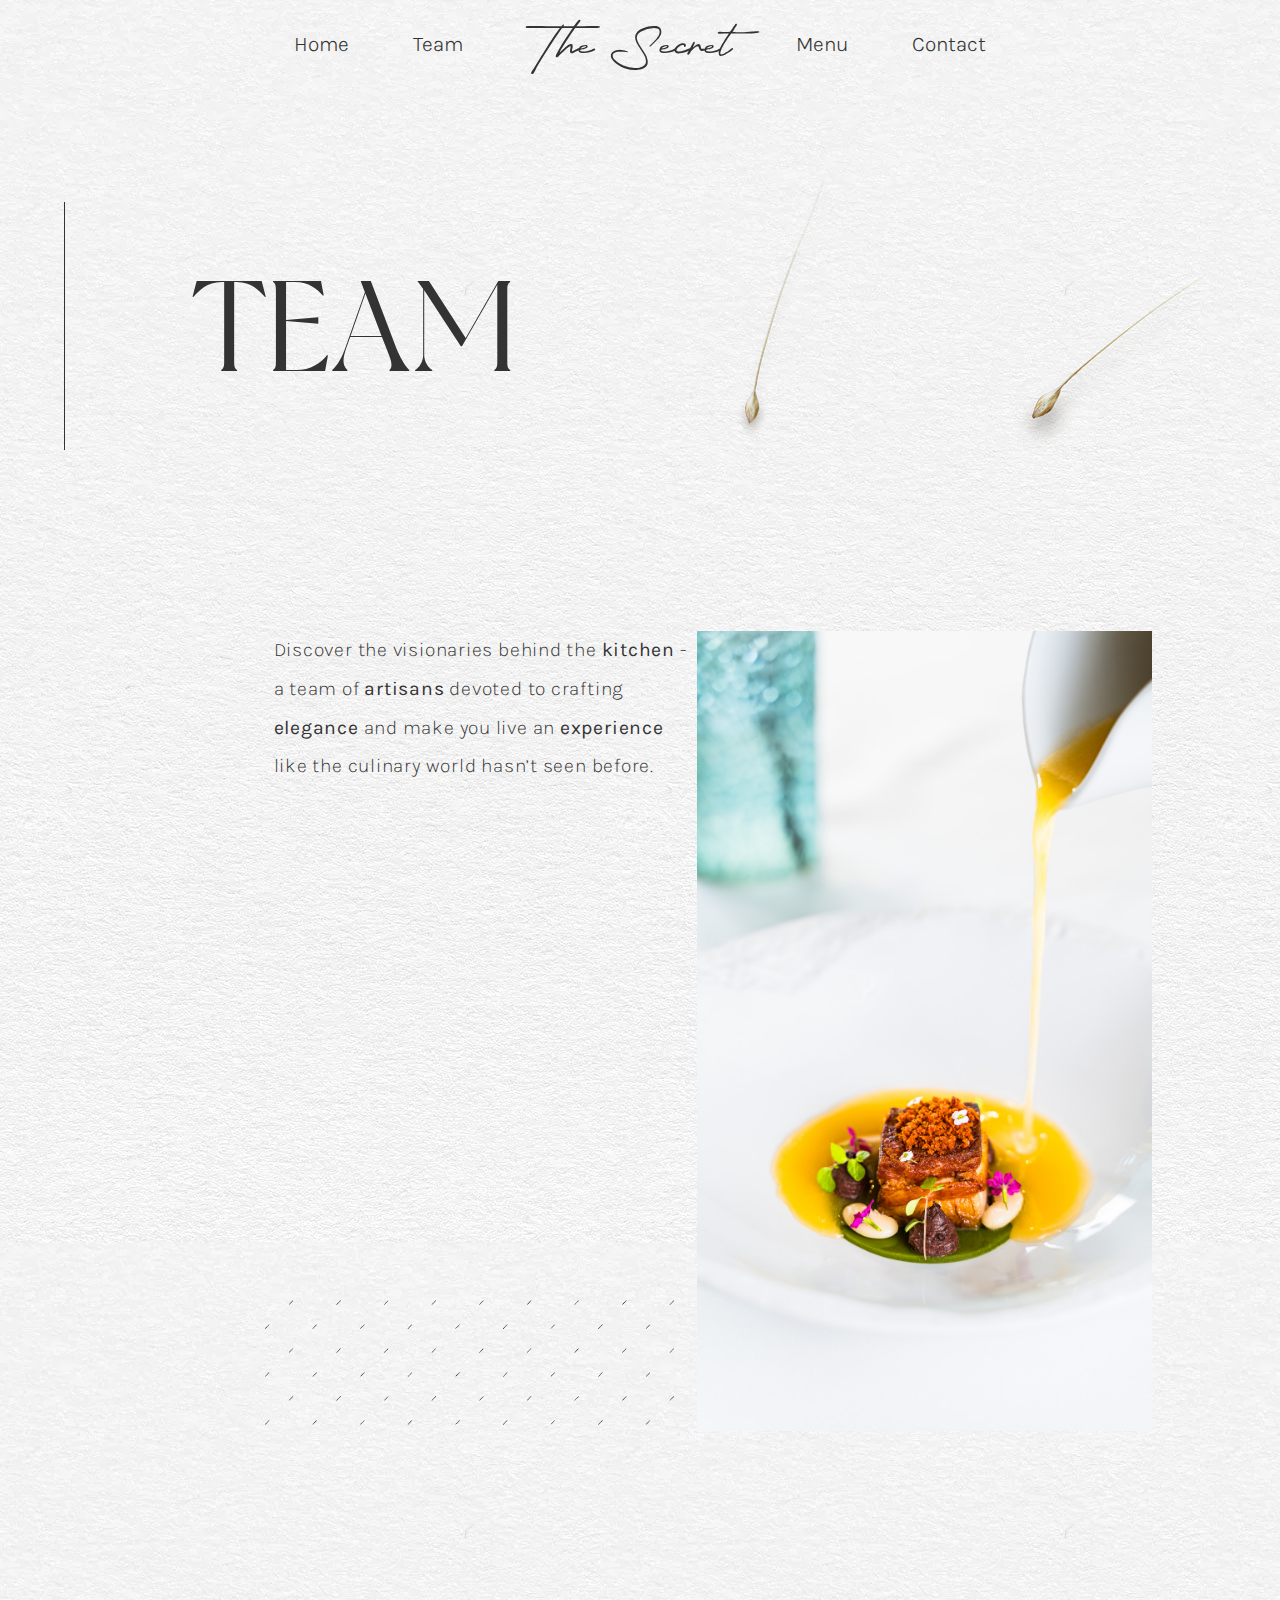
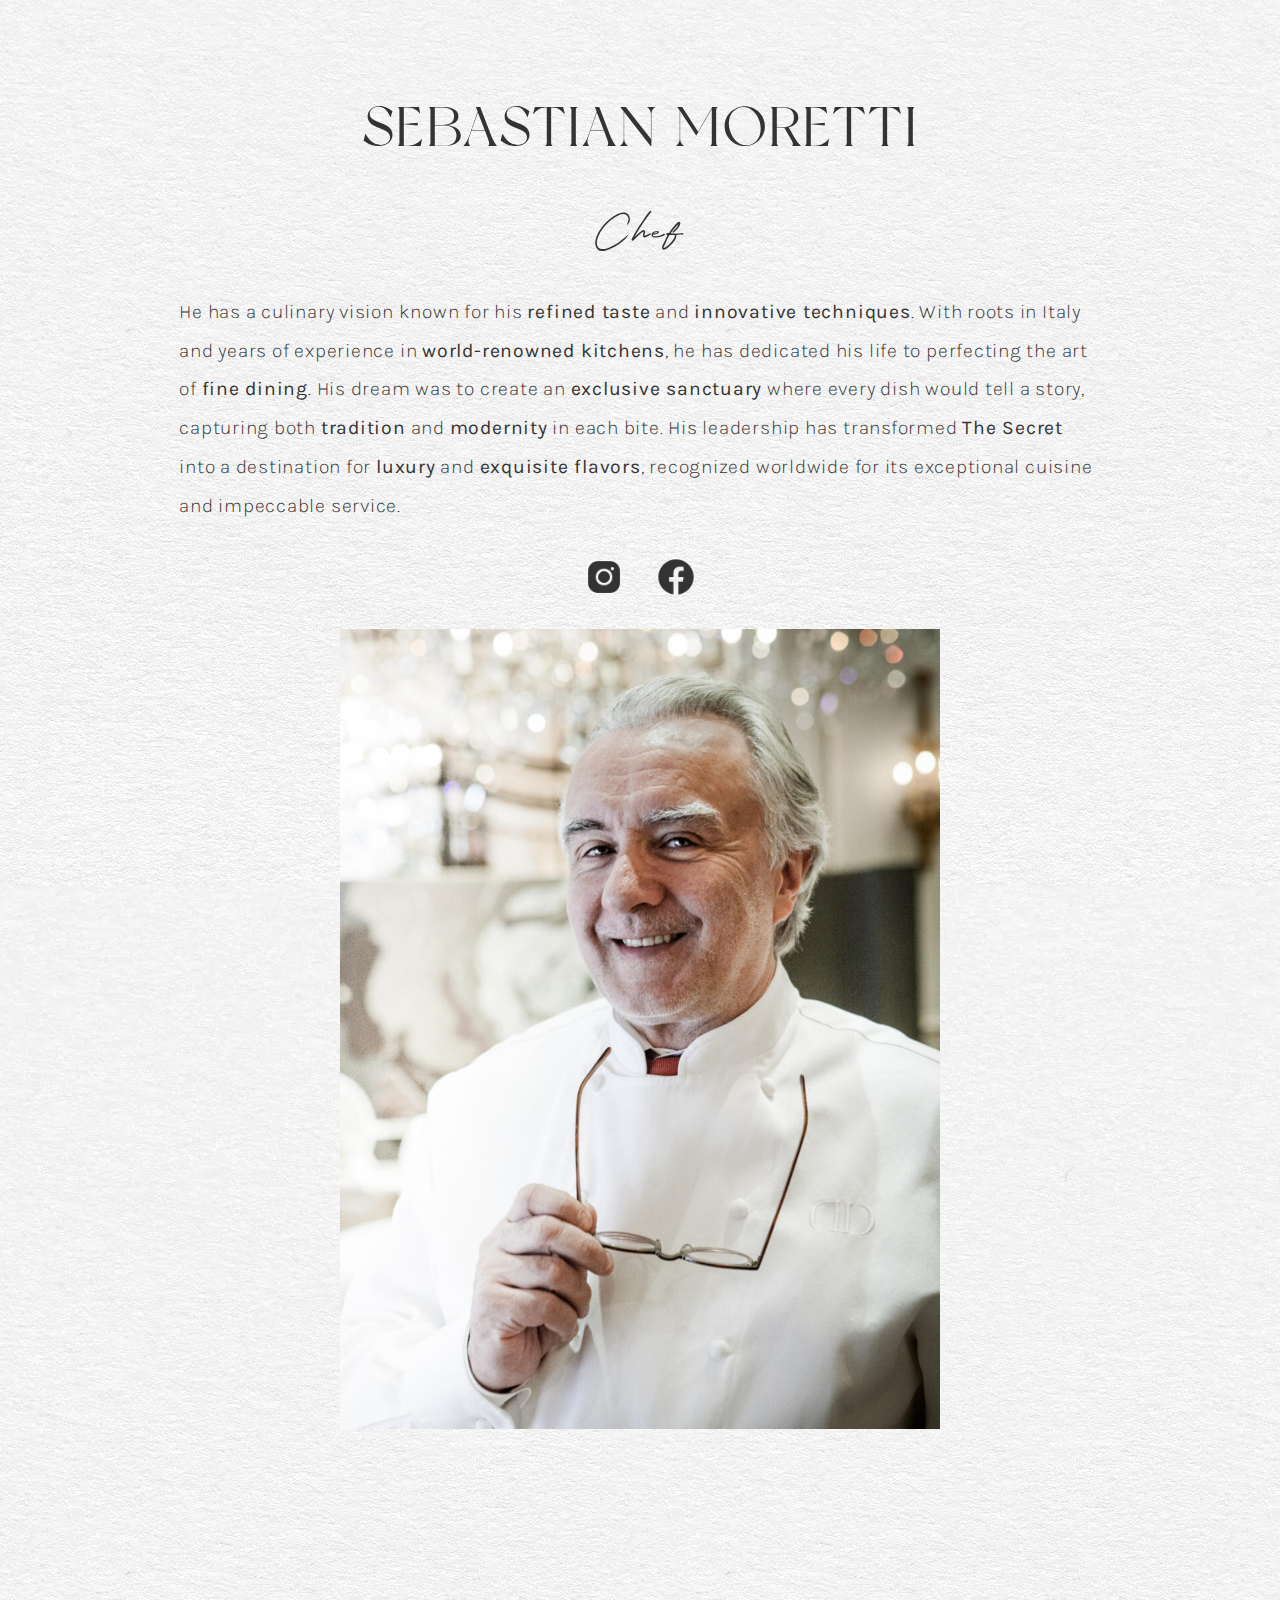
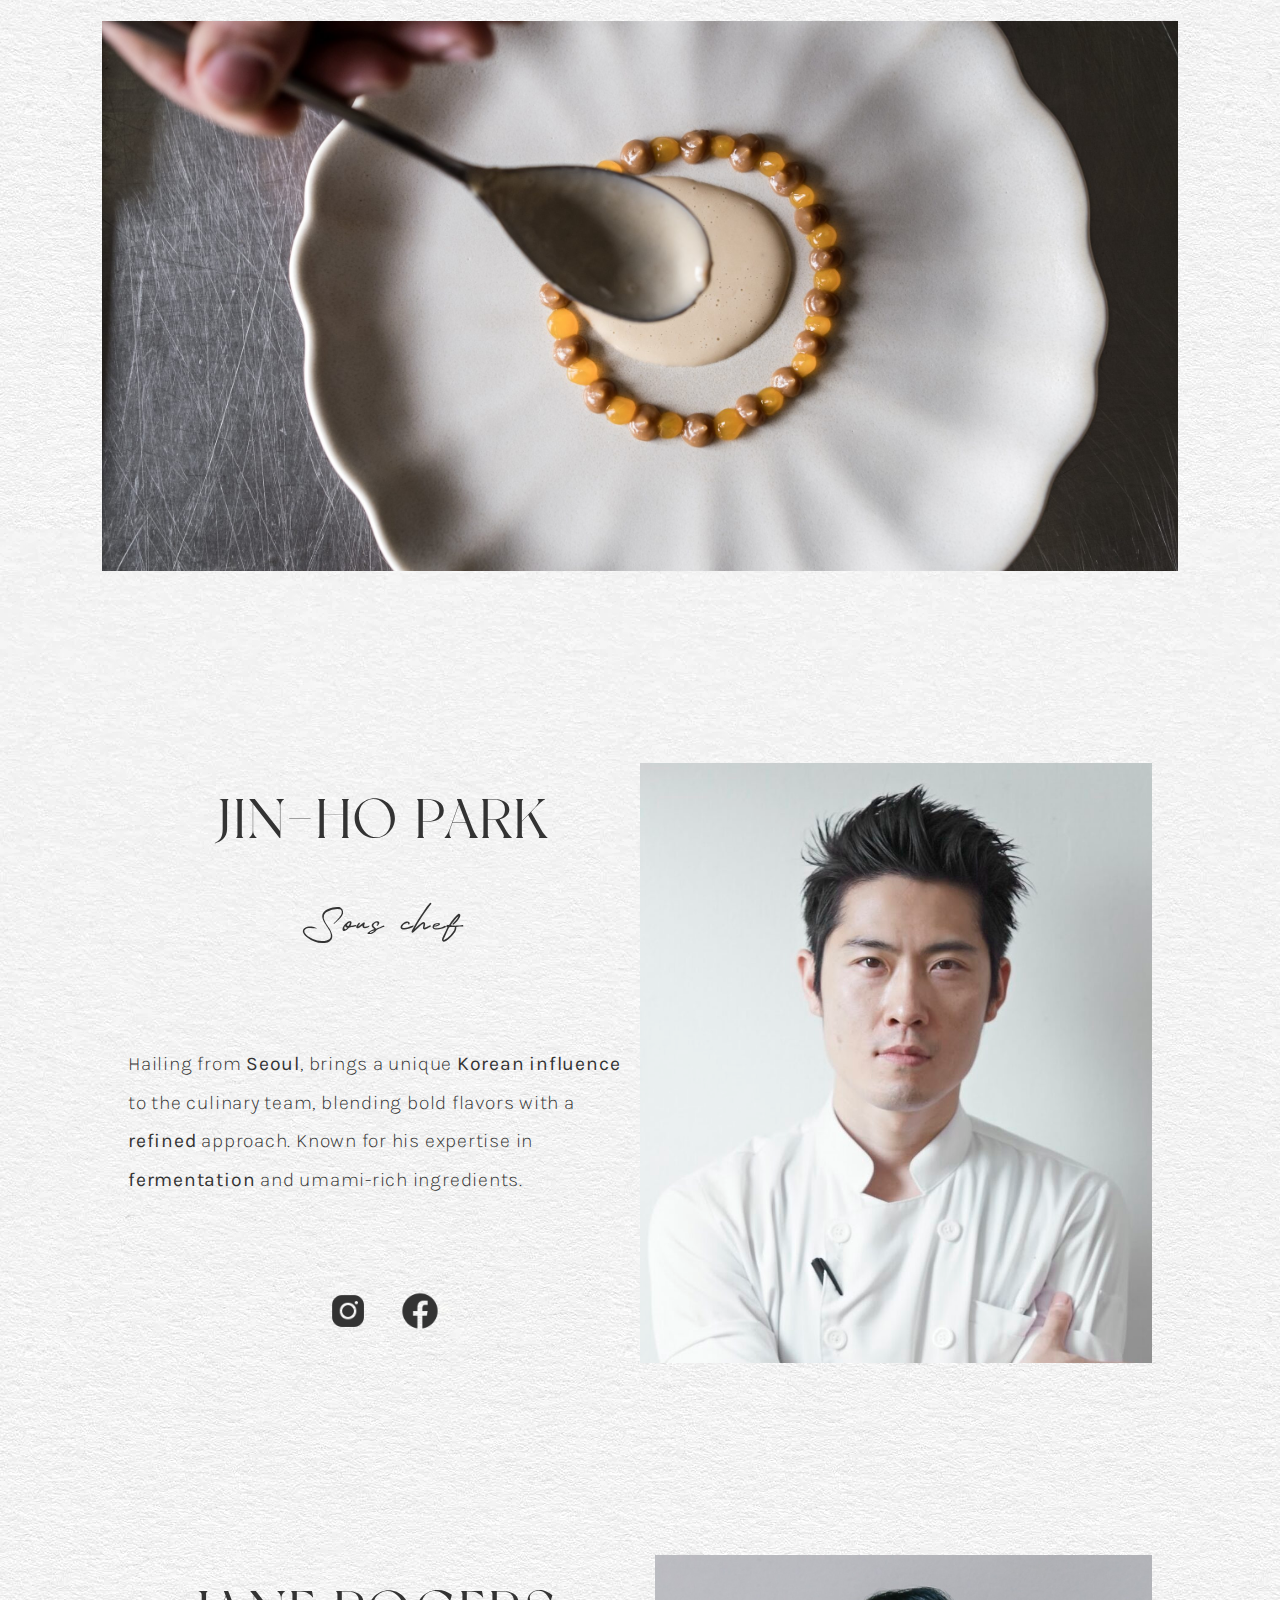
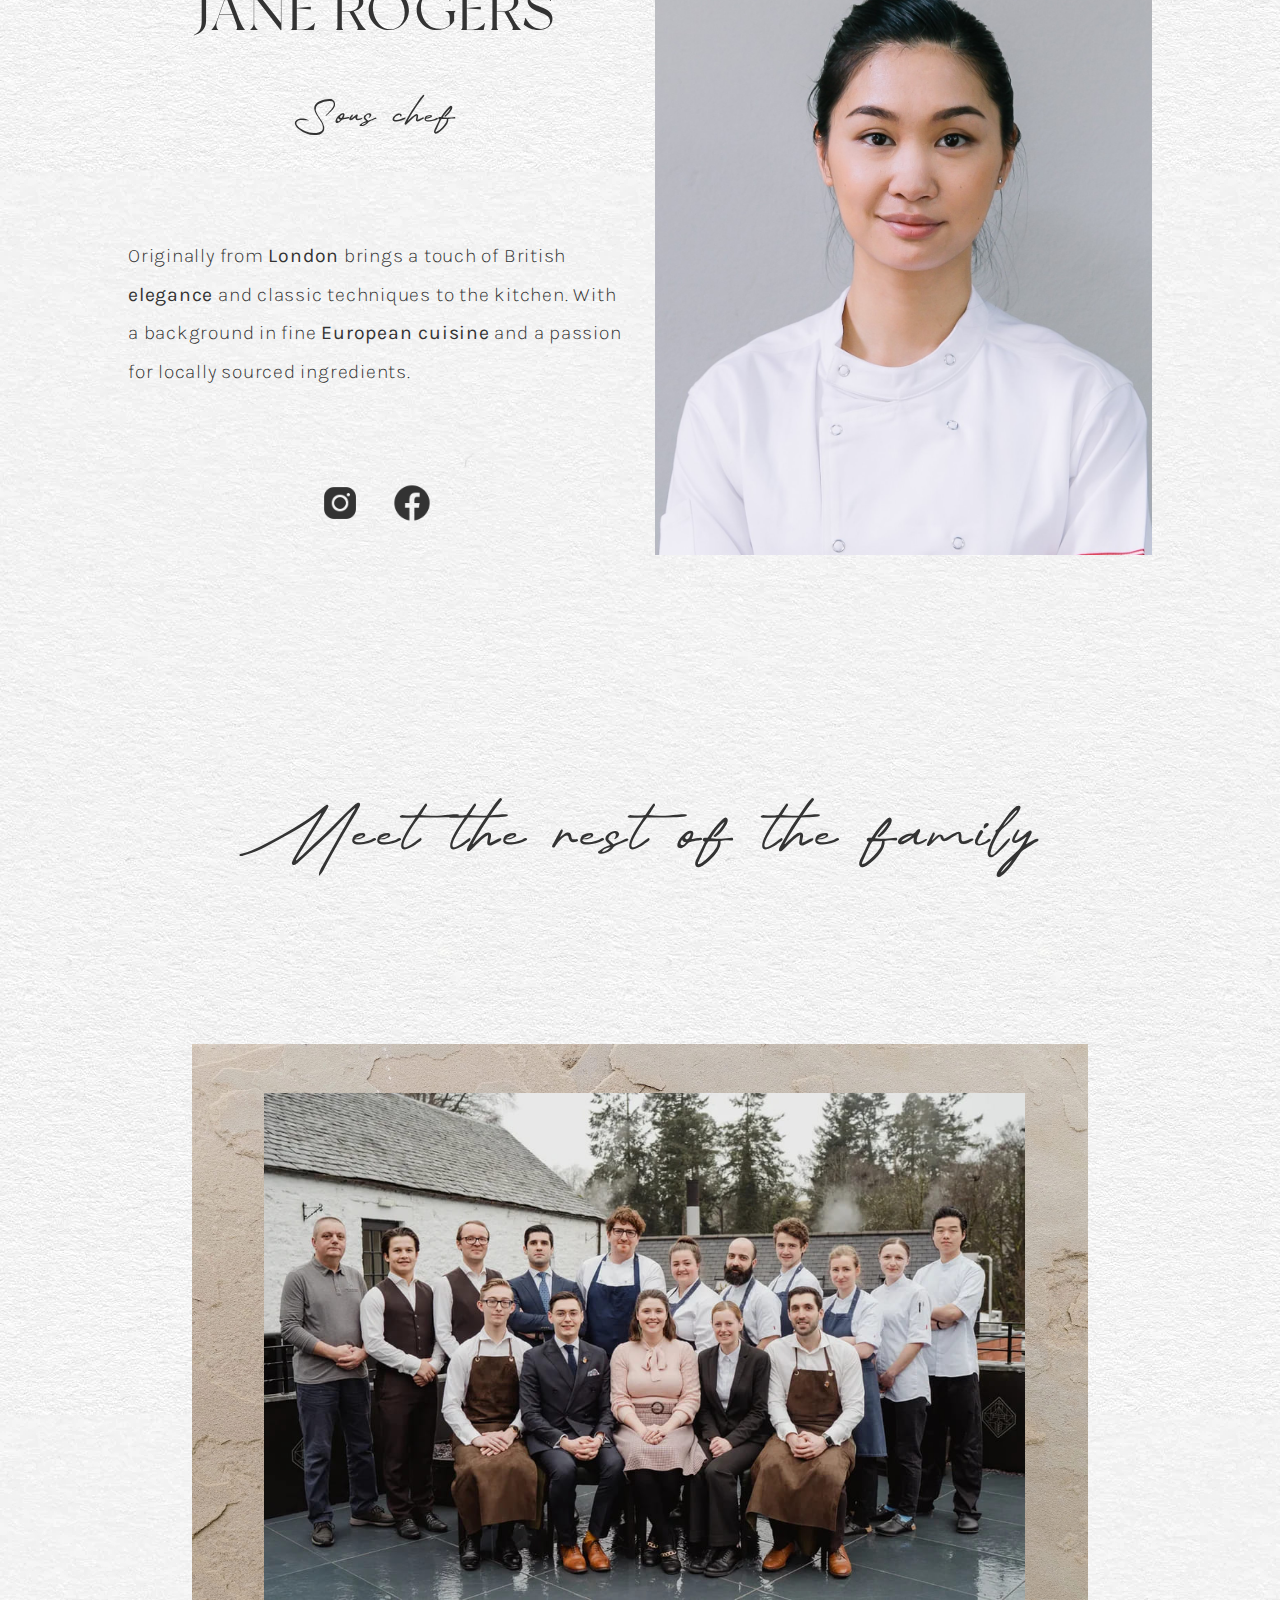
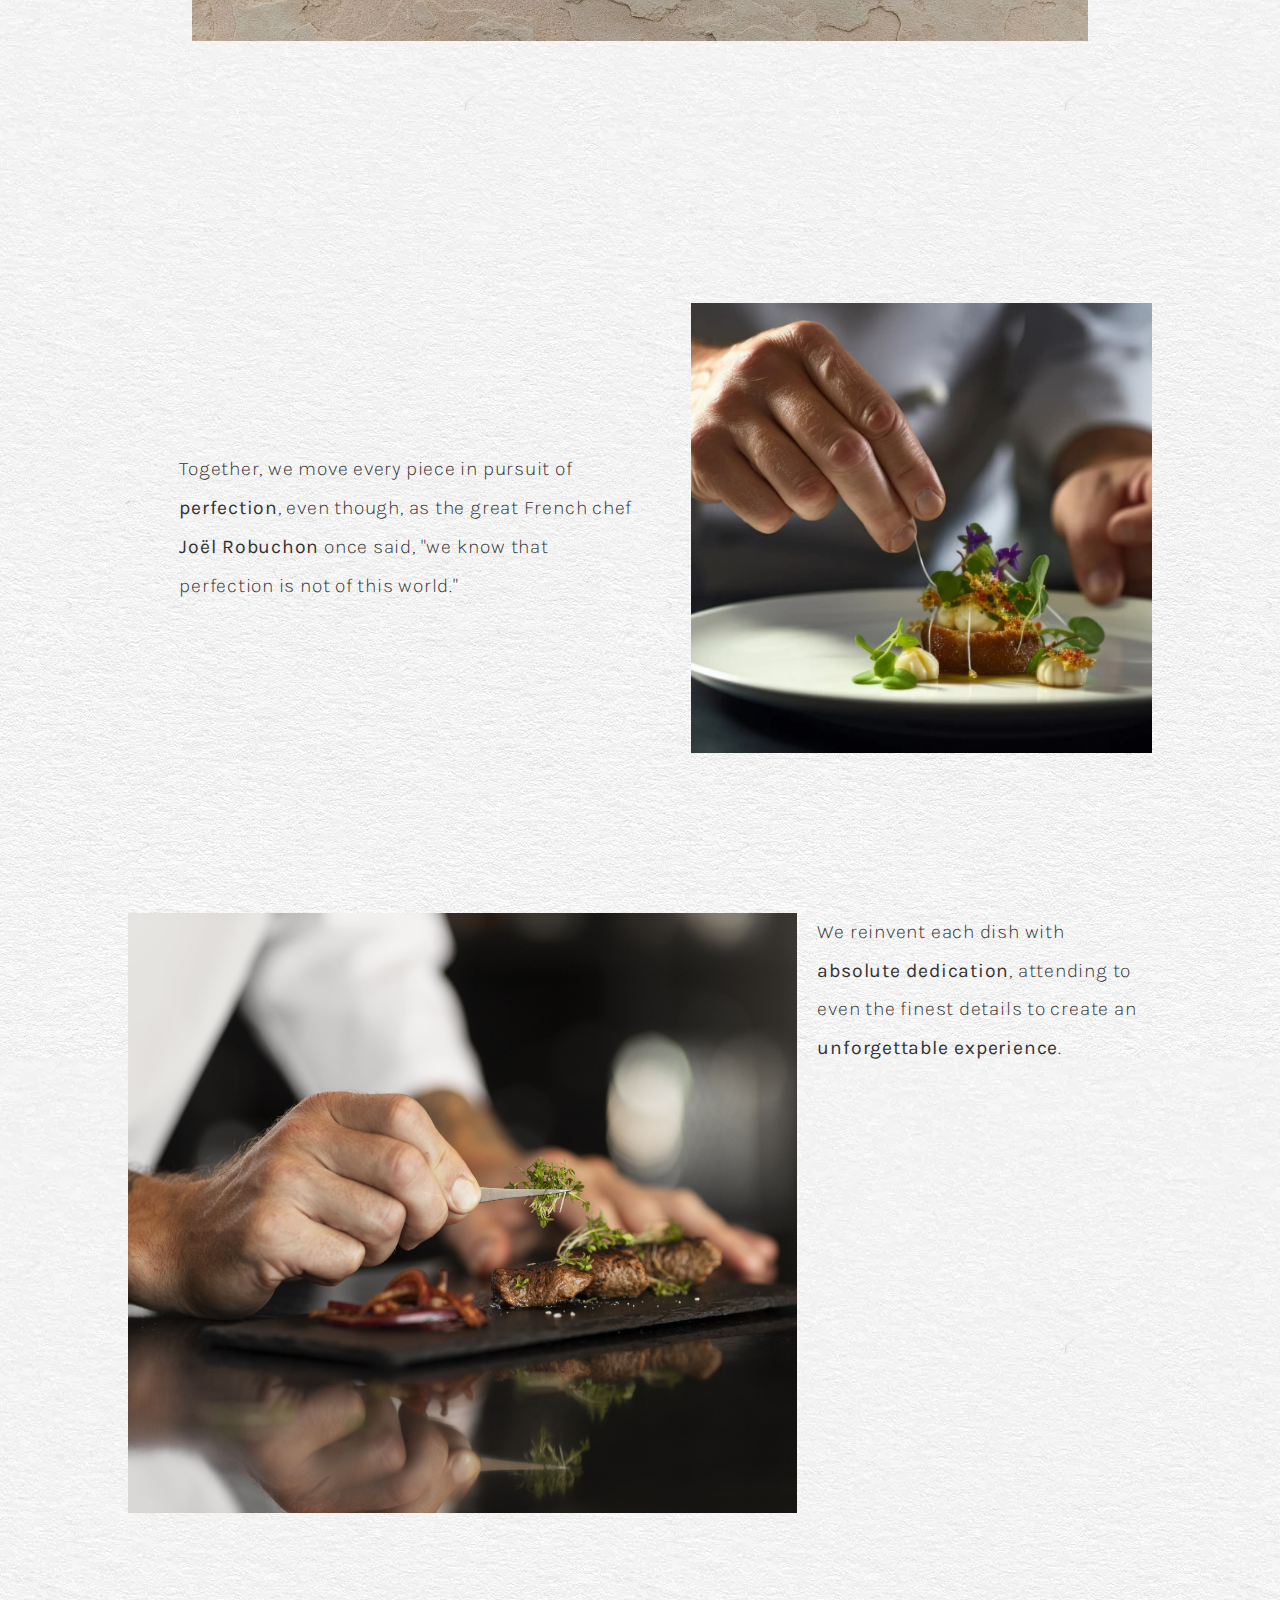
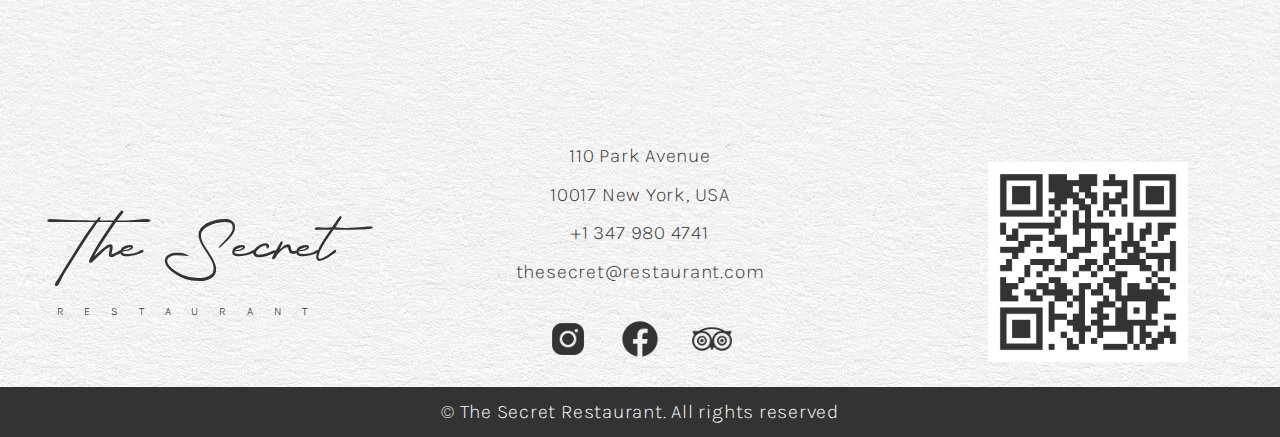
<file: team.html>
<!DOCTYPE html>
<html lang="en">
<head>
    <meta charset="UTF-8">
    <meta name="viewport" content="width=device-width, initial-scale=1.0">
    <link rel="stylesheet" href="assets/css/team-styles.css">
    <link rel="stylesheet" href="assets/css/general-styles.css">
    <title>The Secret · Team</title>
</head>
<body>
    <nav>
        <ul>
          <li><a href="index.html" class="nav-item">Home</a></li>
          <li><a href="team.html" class="nav-item">Team</a></li>
          <li><a href="index.html"><div class="minilogo">The Secret</div></a></li>
          <li><a href="menu.html" class="nav-item">Menu</a></li>
          <li><a href="contact.html" class="nav-item">Contact</a></li>
        </ul>
    </nav>

    <section class="hero">
        <div class="deco1">
            <div class="trigo1"></div>
        </div>
        <div class="team">Team</div>
        <div class="deco2">
            <div class="trigo2"></div>
            <div class="trigo3"></div>
        </div>
    </section>

    <section class="text-img1">
        <div class="ghost1"></div>
        <div class="text1">
            <div class="text1-info">
                <p>
                Discover the visionaries behind the <span>kitchen</span> - a team
                of <span>artisans</span> devoted to crafting <span>elegance</span> and make
                you live an <span>experience</span> like the culinary world hasn’t
                seen before.
                </p>
            </div>
            <div class="patron"></div>
        </div>
        <div class="img1"></div>
    </section>

    <section class="chef">
        <div class="chef-img"></div>
        <div class="chef-text">
            <div class="chef-name">
                <p>
                Sebastian Moretti
                </p>
                <p>
                Chef
                </p>
            </div>
            <div class="chef-info">
                <p>
                He has a culinary vision known for his <span>refined taste</span> and
                <span>innovative techniques</span>. With roots in Italy and years of
                experience in <span>world-renowned kitchens</span>, he has
                dedicated his life to perfecting the art of <span>fine dining</span>. His
                dream was to create an <span>exclusive sanctuary</span> where every dish
                would tell a story, capturing both <span>tradition</span> and <span>modernity</span> in
                each bite. His leadership has transformed <span>The Secret</span> into a
                destination for <span>luxury</span> and <span>exquisite flavors</span>, recognized
                worldwide for its exceptional cuisine and impeccable service.
                </p>
            </div>
            <div class="insta-face">
                <a href="https://www.instagram.com/"><div class="instagram"></div></a>
                <a href="https://www.facebook.com/"><div class="facebook"></div></a>
            </div>
        </div>
    </section>

    <section class="imgs">
        <div class="img2"></div>
        <div class="img3"></div>
    </section>

    <section class="souschef1-container">
        <div class="souschef1">
            <div class="souschef1-text">
                <div class="souschef1-name">
                    <p>
                    Jin-Ho Park
                    </p>
                    <p>
                    Sous chef
                    </p>
                </div>
                <div class="souschef1-info">
                    <p>
                    Hailing from <span>Seoul</span>, brings a unique <span>Korean</span>
                    <span>influence</span> to the culinary team, blending bold
                    flavors with a <span>refined</span> approach. Known for his
                    expertise in <span>fermentation</span> and umami-rich
                    ingredients.
                    </p>
                </div>
                <div class="insta-face">
                    <a href="https://www.instagram.com/"><div class="instagram"></div></a>
                    <a href="https://www.facebook.com/"><div class="facebook"></div></a>
                </div>
            </div>
            <div class="souschef1-img"></div>
        </div>
        <div class="ghost2"></div>
    </section>

    <section class="souschef2-container">
        <div class="ghost3"></div>
        <div class="souschef2">
            <div class="souschef2-text">
                <div class="souschef2-name">
                    <p>
                    Jane Rogers
                    </p>
                    <p>
                    Sous chef
                    </p>
                </div>
                <div class="souschef2-info">
                    <p>
                    Originally from <span>London</span> brings a touch of
                    British <span>elegance</span> and classic techniques to
                    the kitchen. With a background in fine
                    <span>European cuisine</span> and a passion for locally
                    sourced ingredients.
                    </p>
                </div>
                <div class="insta-face">
                    <a href="https://www.instagram.com/"><div class="instagram"></div></a>
                    <a href="https://www.facebook.com/"><div class="facebook"></div></a>
                </div>
            </div>
            <div class="souschef2-img"></div>
        </div>
    </section>

    <section class="group">
        <p>Meet the rest of the family</p>
        <div class="wall">
            <div class="group-img"></div>
        </div>
    </section>

    <section class="text-img2">
        <div class="text4">
            <p>
            Together, we move every piece in pursuit of
            <span>perfection</span>, even though, as the great French
            chef <span>Joël Robuchon</span> once said, "we know that
            perfection is not of this world."
            </p>
        </div>
        <div class="img4"></div>
    </section>

    <section class="text-img3">
        <div class="img5"></div>
        <div class="text5">
            <p>
            We reinvent each dish with
            <span>absolute dedication</span>, attending to
            even the finest details to create an
            <span>unforgettable experience</span>.
            </p>
        </div>
    </section>

    <section class="footer">
        <div class="footer1">
            <div class="logo2">The Secret
                <div class="restaurant2">RESTAURANT</div>
            </div>
            <div class="info">
                <div class="location">
                <p>110 Park Avenue</p>
                <p>10017 New York, USA</p>
                <p>+1 347 980 4741</p>
                <p>thesecret@restaurant.com</p>
            </div>
                <div class="socials2">
                    <a href="https://www.instagram.com/"><div class="instagram"></div></a>
                    <a href="https://www.facebook.com/"><div class="facebook"></div></a>
                    <a href="https://www.tripadvisor.es/"><div class="tripadvisor"></div></a>
                </div>
            </div>
            <div class="qr"></div>
        </div>
        <div class="footer2">
            <p>© The Secret Restaurant. All rights reserved</p>
        </div>
    </section>
</body>
</html>
</file>
<file: assets/css/home-styles.css>
/* ------------------------------ HERO --------------------------------*/

nav {
  padding: 2rem;
}

nav ul {
  gap: 5rem
}

/* ------------------------------ HERO --------------------------------*/

.hero {
  display: flex;
  flex-flow: row wrap;
  justify-content: center;
  align-items: flex-start;
  height: 85%;
  width: 100%;
}

.left-side {
  flex: 1;
  height: 100%;
  display: flex;
  flex-flow: column;
  justify-content: center;
  align-items: center;
}

.logo {
  flex: 1;
  padding-left: 4rem;
  padding-top: 8rem;
  font-family: Signature;
  font-size: clamp(8rem, 6rem + 6.667vw, 14rem);
}

.restaurant {
  font-family: 'Karla';
  font-weight: 300;
  letter-spacing: 2.8rem;
  font-size: clamp(0.9rem, 0.8rem + 0.333vw, 1.2rem);
  text-align: center;
}

.socials {
  flex: 1;
  width: 100%;
  display: flex;
  flex-flow: row nowrap;
  justify-content: center;
  align-items: flex-end;
  gap: 6rem;
  padding-bottom: 2rem;
}

.socials a {
  height: 40px;
  width: 40px;
}

.instagram {
  flex: 40px;
  height: 40px;

  background-image: url(../images/instagram.png);
  background-size: contain;
  background-position: center;
  background-repeat: no-repeat;
}

.facebook {
  flex: 40px;
  height: 40px;

  background-image: url(../images/facebook.png);
  background-size: contain;
  background-position: center;
  background-repeat: no-repeat;
}

.tripadvisor {
  flex: 40px;
  height: 40px;

  background-image: url(../images/tripadvisor.png);
  background-size: contain;
  background-position: center;
  background-repeat: no-repeat;
}

.img-container1 {
  flex: 1;
  position: relative;
  height: 100%;
  display: flex;
  justify-content: flex-end;
}

.hero-background {
  height: 100%;
  width: 80%;

  background-image: url(../images/background.jpg);
  background-size: cover;
  background-position: center;
  background-repeat: no-repeat;
}

.hero-plate {
  position: absolute;
  top: 20%;
  left: -25%;
  height: 75%;
  width: 100%;
  
  background-image: url(../images/hero.png);
  background-size: cover;
  background-position: center;
  background-repeat: no-repeat;
}

/* -------------------------------------- TEXT-PICT ----------------------------------- */

.text-pic {
  height: auto;
  width: 100%;
  margin-top: 15rem;

  display: flex;
  flex-flow: column;
  justify-content: center;
  align-items: center;
}

.text {
  margin: 0 auto;
  max-width: 70ch;
  padding: 0 1.5rem;
}

.img-container2 {
  flex: 700px;
  width: 80%;
  min-width: 400px;
  position: relative;
  margin-top: 5rem;
  z-index: 1;

  background-image: url(../images/piedra.jpg);
  background-size: contain;
  background-position: center center;
  background-repeat: no-repeat;
}

.picture {
  height: 100%;
  width: 100%;
  position: absolute;
  top: -5%;
  left: -5%;

  background-image: url(../images/home2.jpg);
  background-size: contain;
  background-position: center;
  background-repeat: no-repeat;
}

/* -------------------------------------- ART-1 ----------------------------------- */

.art-title {
  margin-top: 10rem;
}

.art-title p {
  height: 200px;
  font-family: Signature;
  font-size: 9rem;
  color: #333;
  text-align: center;
}

.art-text-img1 {
  height: auto;
  width: 100%;

  display: flex;
  flex-flow: row wrap;
  justify-content: flex-start;
  align-items: center;
}

.ghost1 {
  flex: 1;
  height: 0;
}

.art-img1 {
  height: 800px;
  flex: 1;
  min-width: 500px;

  background-image: url(../images/home3.png);
  background-size: cover;
  background-position: center;
  background-repeat: no-repeat;
}

.art-text1 {
  flex: 1;
  max-width: 630px; 
  padding-right: 5%;
  padding-left: 2%;
}

/* -------------------------------------- ART-2 ----------------------------------- */

.art-text-img2 {
  height: auto;
  width: 100%;
  padding: 0 10%;
  margin-top: 10rem;

  display: flex;
  flex-flow: row wrap;
  justify-content: space-between;
  align-items: center;
}

.art-text2 {
  flex: 20%;
  height: auto;
  padding-right: 15%;
}

.art-img2 {
  flex: 10%;
  height: 310px;
  min-width: 200px;

  background-image: url(../images/home4.jpg);
  background-size: contain;
  background-position: center;
  background-repeat: no-repeat;
}

/* -------------------------------------- ART-3 ----------------------------------- */

.art-text-img3 {
  height: auto;
  width: 100%;
  margin-top: 10rem;
  padding: 0 10%;

  display: flex;
  flex-flow: row wrap;
  justify-content: center;
  align-items: center;
}

.art-img3 {
  flex: 2;
  height: 600px;

  background-image: url(../images/home5.jpg);
  background-size: cover;
  background-position: center;
  background-repeat: no-repeat;
}

.art-text3 {
  flex: 1;
  height: 600px;
  padding: 0 2%;

  display: flex;
  flex-flow: column;
  justify-content: flex-start;
  align-items: flex-start;
}

.boton {
  margin-top: 2rem;
}

.boton:hover {
  color: white; 
}

.boton .arrow {
  height: 20px;
  width: 20px;

  fill: #333;
  transition: background-image 0.3s ease; 
}

.boton:hover .arrow {
  height: 20px;
  width: 20px;
  fill: white;
  z-index: 1;
}

/* -------------------------------------- CHEF ----------------------------------- */

.chef {
  width: 100%;
  height: auto;
  background-color: #333;
  color: white;
  margin-top: 8rem;

  display: flex;
  flex-flow: column;
  justify-content: center;
  align-items: center;
}

.title {
  flex: 4;
  width: 100%;
  padding-top: 12rem;
  padding-left: 15%;
  text-align: left;

  display: flex;
  flex-flow: column;
  justify-content: center;
  align-items: flex-start;
}

.thesecret {
  font-family: Signature;
  font-size: clamp(8rem, 6.667rem + 4.444vw, 12rem);
}

.chef-name {
  font-family: 'newyork';
  font-size: clamp(2.5rem, 2.167rem + 1.111vw, 3.5rem);
  text-transform: uppercase
}

.chef-text-img {
  flex: 8;
  width: 100%;
  padding-left: 20%;
  padding-top: 6rem;
  padding-bottom: 6rem;

  display: flex;
  flex-flow: row wrap;
  justify-content: center;
  align-items: flex-start;
}

.chef-img {
  height: 800px;
  flex: 1;

  background-image: url(../images/chef1.jpg);
  background-size: contain;
  background-position: center;
  background-repeat: no-repeat;
}

.chef-text {
  flex: 1;
  padding-top: 8rem;
  padding-right: 10%;
  padding-left: 2%;

  display: flex;
  flex-flow: column;
  justify-content: center;
  align-items: center;
  gap: 2rem;
}

.chef-text p {
  font-weight: 300;
}

.chef-text p span {
  font-weight: 500;
}

/* -------------------------------------- IMGS3 ----------------------------------- */

.img-container3 {
  margin-top: 8rem;
  width: 50%;
  height: 80%;
  position: relative;

  background-image: url(../images/interior1.jpeg);
  background-size: cover;
  background-position: center;
  background-repeat: no-repeat;
}

.rest-img {
  position: absolute;
  width: 100%;
  height: 100%;
  top: 4rem;
  left: 90%;

  background-image: url(../images/interior2.jpeg);
  background-size: cover;
  background-position: center;
  background-repeat: no-repeat;
}

/* ----------------------------------MEDIAQUERY ----------------------- */

@media screen and (max-width: 1593px) {
  nav {
    margin-bottom: 5rem;
  }
  .hero {
    flex-flow: column;
    align-items: center;
  }
  .left-side {
    padding-top: 4rem;
  }
  .logo {
    padding-top: 8rem;
    padding-left: 0;
  }
  .socials {
    margin-top: 8rem;
  }
  .img-container1 {
    width: 100%;
    display: flex;
    justify-content: center;
    margin-top: 8rem;
  }
  .hero-background {
    width: 90%;
    height: 50vh;

    background-image: url(../images/hero2.jpg);
    background-size: cover;
    background-position: center;
    background-repeat: no-repeat;
  }
  .hero-plate {
    display: none;
  }
  .text {
    margin-top: 16rem;
  }
  .text-pic {
    margin-top: 1rem;
  }
}

@media screen and (max-width: 725px) {
  .hero {
    height: auto;
  }
  .left-side {
    padding-top: 0;
  }
  .logo {
    padding-left: 0;
    padding-top: 0;
  }
  .socials {
    align-items: flex-start;
    gap: 4rem;
    margin-bottom: 6rem;
  }
  .socials a {
    width: 30px;
    height: 30px;
  }
  .text-pic {
    margin-top: 1rem;
  }
  .img-container1 {
    margin-top: 0;
    margin-bottom: 0;
    padding-bottom: 0;
  }
  .img-container2 {
    flex: 400px;
  }
  .art-img2 {
    width: 80%;
    background-position: 60% 50%;
  }
  .chef-text-img {
    padding-left: 5%;
    padding-right: 5%;
  }
  nav ul {
    gap: 3rem
  }
}

@media screen and (max-width: 1000px) {
  .restaurant {
    letter-spacing: 1.8rem;
  }
}

@media screen and (max-width: 1312px) {
  .text-pic {
    justify-content: flex-start;
  }
  .chef-text-img {
    flex-flow: column;
    justify-content: center;
    align-items: center;
  }
  .chef-img {
    flex: 700px;
    width: 100%;
  }
  .chef-text {
    padding-top: 2rem;
  }
}

@media screen and (max-width: 500px) {
  .img-container2 {
    margin-top: 0;
  }
}

@media screen and (max-width: 600px) {
  .text {
    padding: 0 7%;
  }
  .art-text2 {
    padding: 0 2%;
  }
}

@media screen and (max-width: 955px) {
  .art-text-img1 {
    height: 900px;
    flex-flow: column;
    justify-content: center;
    align-items: center;
  }
  .ghost1 {
    display: none;
  }
  .art-img1 {
    min-width: 400px;
    flex: 2;
  }
  .art-text1 {
    flex: 1;
    padding: 0 7%;
    margin-top: 4rem;
  }
  .art-text-img2 {
    margin-top: 0;
    padding-top: 0;
  }
}

@media screen and (max-width: 1388px) {
  .art-text-img2 {
    padding-top: 4rem;
    margin-top: 0;
    flex-direction: column-reverse;
    justify-content: center;
    align-items: center;
  }
  .art-text2 {
    flex: 300px;
    width: 100%;
    padding-right: 2%;
    padding-left: 0%;
    margin-top: 4rem;
  }
  .art-img2 {
    background-size: cover;
    background-position: 75% 50%;
    flex: 500px;
    width: 100%;
  }
}

@media screen and (max-width: 875px) {
  .art-text-img3 {
    margin-top: 4rem;
    flex-flow: column;
    justify-content: center;
    align-items: center;
  }
  .art-img3 {
    flex: 400px;
    width: 100%;
  }
  .art-text3 {
    margin-top: 4rem;
    padding: 0 5%;
  }
}

@media screen and (max-width: 525px) {
  .title {
    padding-left: 5%;
  }
  .chef-text {
    padding-left: 5%;
  }
}

@media screen and (max-width: 1510px) {
  .img-container3 {
    width: 80%;
    margin-bottom: 35rem;
  }
  .rest-img {
    width: 60%;
    height: 60%;
    left: 20%;
    top: 90%;
  }
}

@media screen and (max-width: 1138px) {
  .img-container3 {
    width: 100%;
  }
  .rest-img {
    width: 100%;
    height: 70%;
    left: 0;
  }
}

@media screen and (max-width: 656px) {
  .img-container3 {
    background-size: contain;
    margin-bottom: 16rem;
  }
  .rest-img {
    background-size: contain;
    top: 65%;
  }
}
</file>
<file: assets/css/general-styles.css>
@import url('https://fonts.googleapis.com/css2?family=Karla:ital,wght@0,200..800;1,200..800&display=swap');

@font-face {
  font-family: 'newyork';
  src: url(../fonts/NewYork\ PERSONAL\ USE.otf);
}

@font-face {
    font-family: 'Signature'; 
    src: url(../fonts/Thesignature.ttf), url(../fonts/Thesignature.eot);
}

* {
    margin: 0;
    padding: 0;
    box-sizing: border-box;
}

html, body {
    height: 100%;
    background-image: url(../images/fondo.png);
    color: #333;
}

p {
  font-family: Karla;
  font-weight: 250;
  line-height: 2;
  letter-spacing: 0.04em;
  font-size: clamp(1.1rem, 1.033rem + 0.222vw, 1.3rem);
}

p span {
  font-weight: 400;
}

/* ------------------------------ NAV --------------------------------*/
nav {
  width: 100%;
  height: 13%;
}

ul {
  list-style: none;
  display: flex;
  justify-content: center;
  align-items: center;
  gap: 4rem;
}

.nav-item {
  text-decoration: none;
  position: relative;
  font-size: clamp(1.2rem, 1.133rem + 0.222vw, 1.4rem);
  color: #333;
  font-family: 'Karla';
  font-weight: 300;
}

.minilogo {
  font-family: 'Signature';
  font-size: clamp(3.5rem, 3rem + 1.667vw, 5rem);
  color: #333;
  list-style-type: none;
  text-decoration: none;
  padding-top: 1rem;
}

.nav-item::after {
  content: "";
  position: absolute;
  bottom: -1px; 
  left: 0;
  width: 100%;
  height: 1px; 
  background-color: #333; 
  transform: scaleX(0); /* Oculta la barra */
  transform-origin: left; 
  transition: transform 0.3s ease; 
}

.nav-item:hover::after {
  transform: scaleX(1);
}

.nav-item::after {
  transform-origin: left; /* Esconde la barra al quitar el raton de encima */
}

/* ------------------------------ FOOTER --------------------------------*/

.footer {
  width: 100%;
  height: auto;
  margin-top: 14rem;

  display: flex;
  flex-flow: column;
  justify-content: center;
  align-items: center;
}

.footer1 {
  width: 100%;
  height: 100%;

  display: flex;
  flex-flow: row wrap;
  justify-content: space-evenly;
  align-items: center;
  gap: 4rem;
}

.logo2 {
  flex: 1;
  font-family: Signature;
  font-size: 6rem;
  text-align: center;
}

.restaurant2 {
  font-family: 'Karla';
  font-weight: 300;
  letter-spacing: 1.3rem;
  font-size: .7rem;
  text-align: center;
  
}

.info {
  flex: 1;
  height: 250px;
  display: flex;
  flex-flow: column;
  justify-content: center;
  align-items: center;
  text-align: center;
  font-size: clamp(1.1rem, 1.067rem + 0.111vw, 1.2rem);
}

.location {
  flex: 100px;
  padding-bottom: 1.5rem;
}

.socials2 {
  flex: 50px;
  padding-bottom: 1.5rem;

  display: flex;
  flex-flow: row nowrap;
  justify-content: center;
  align-items: center;
}

.socials2 a {
  height: 40px;
  width: 40px;
  margin: 0 1rem;
}

.qr {
  flex: 1;
  height: 200px;

  background-image: url(../images/qr.png);
  background-size: contain;
  background-position: center;
  background-repeat: no-repeat;
}

.footer2 {
  width: 100%;
  flex: 50px;
  font-size: clamp(1.1rem, 1.067rem + 0.111vw, 1.2rem);
  font-weight: 300;
  background-color: #333;
  color: white;

  display: flex;
  justify-content: center;
  align-items: center;
}

/* ------------------------------ BOTONES --------------------------------*/
.boton {
  display: flex;
  justify-content: center;
  align-items: center;
  gap: 10px;
  padding: 10px 20px;
  font-size: 16px;
  font-weight: 600;
  color: #333;
  background-color: transparent;
  border: 2px solid transparent; 
  position: relative;
  cursor: pointer;
  transition: color 0.3s ease;
  overflow: hidden;
}

a {
  text-decoration: none;
}

.boton::after {
  content: "";
  position: absolute;
  bottom: 0;
  left: 0;
  width: 100%;
  height: 1px; 
  background-color: #333;
}

.boton::before {
  content: "";
  position: absolute;
  top: 0;
  left: 0;
  height: 100%;
  width: 0;
  background-color: #333;
  z-index: 1;
  transition: width 0.3s ease; 
}

.boton:hover::before {
  width: 100%;
}

.boton span {
  z-index: 1;
}

/* ------------------------------ SOCIALS --------------------------------*/

.instagram {
  transition: transform 0.3s ease;
  height: 40px;
  width: 40px;

  background-image: url(../images/instagram.png);
  background-size: contain;
  background-position: center;
  background-repeat: no-repeat;
}

.instagram:hover {
  transform: scale(1.1); 
}

.facebook {
  transition: transform 0.3s ease;
  height: 40px;
  width: 40px;

  background-image: url(../images/facebook.png);
  background-size: contain;
  background-position: center;
  background-repeat: no-repeat;
}

.facebook:hover {
  transform: scale(1.1); 
}

.tripadvisor {
  transition: transform 0.3s ease;
  height: 40px;
  width: 40px;

  background-image: url(../images/tripadvisor.png);
  background-size: contain;
  background-position: center;
  background-repeat: no-repeat;
}

.tripadvisor:hover {
  transform: scale(1.1); 
}

/* ------------------------------ MEDIAQUERY ----------------------------*/

@media screen and (max-width: 1000px) {
  .footer1 {
    flex-flow: column;
    justify-content: center;
    align-items: center;
    padding-bottom: 4rem;
  }

  .qr {
    flex: 200px;
    width: 200px;
  }
}
</file>
<file: assets/css/contact-styles.css>
/* -------------------------------- HERO ---------------------------- */

.hero {
    height: auto;
    width: 100%;
    padding: 0 5%;

    display: flex;
    flex-flow: row nowrap;
    justify-content: center;
    align-items: center;
}

.deco1 {
    flex: 1;
    height: auto;
    padding-right: 5rem;
}

.contact {
    flex: 2;
    height: auto;
    padding: 4% 0;
    font-family: 'newyork';
    font-size: 8rem;
    text-transform: uppercase;
    border-left: 1px solid #333;
    padding-left: 5rem;

    display: flex;
    justify-content: center;
    align-items: center;
}

.deco2 {
    flex: 2;
    height: auto;
    display: flex;
    justify-content: flex-end;
    align-items: center;
}

.planta {
    height: 400px;
    width: 400px;
    margin-bottom: 4rem;

    background-image: url(../images/leaf.png);
    background-size: contain;
    background-position: center;
    background-repeat: no-repeat;
}

/* ------------------------- CONTACT-CONTAINER------------------------ */

.calendar-time {
    height: auto;
    width: 100%;
    padding: 0 10%;
    margin-top: 8rem;

    display: flex;
    flex-flow: row wrap;
    justify-content: center;
    align-items: flex-start;
}

/* ------------------------- CALENDAR ------------------------ */

.calendar {
    flex: 1;
    height: auto;
    text-align: center;

    display: flex;
    flex-flow: column;
    justify-content: center;
    align-items: center;
}

.month p {
    font-family: 'newyork';
    font-size: 1.4rem;
    text-transform: uppercase;
    margin-bottom: 1rem;
}

.calendar-days {
    border-top: 1px solid #9c9c9c;
    padding-top: 2rem;
    border-spacing: 1rem;
}

th {
    font-family: karla;
    font-weight: 400;
    font-size: 1.2rem;
    line-height: 2;
    letter-spacing: 0.04em;
    color: #333;
}

td {
    font-family: karla;
    font-weight: 250;
    font-size: 1.2rem;
    line-height: 2;
    letter-spacing: 0.04em;
    cursor: pointer;
    color: #333;
}

td:hover {
    background-color: #333;
    color: white;
    transition: all 0.3s ease;
}

.past-date {
    color: #d3d3d3;
    pointer-events: none; 
}

.disabled-date {
    color: #d3d3d3; 
    background-color: #f5f5f5; 
    pointer-events: none; 
}

.unavailable-date {
    color: #a9a9a9; 
    pointer-events: none; 
}

/* ------------------------- HOURS ------------------------ */

.time {
    flex: 1;
    height: auto;
    text-align: center;

    display: flex;
    flex-flow: column;
    justify-content: center;
    align-items: center;
}

.time p {
    font-family: 'newyork';
    font-size: 1.4rem;
    text-transform: uppercase;
    margin-bottom: 1rem;
}

.hours {
    border-top: 1px solid #9c9c9c;
    padding-top: 2rem;
    border-spacing: 1rem;
}

.sol {
    height: 25px;
    width: 25px;

    background-image: url(../images/sol.png);
    background-size: contain;
    background-position: center;
    background-repeat: no-repeat;
}

.luna {
    height: 25px;
    width: 25px;

    background-image: url(../images/luna.png);
    background-size: contain;
    background-position: center;
    background-repeat: no-repeat;
}

/* ------------------------- NUMBER ------------------------ */

.number {
    flex: 1;
    height: auto;
    text-align: center;

    display: flex;
    flex-flow: column;
    justify-content: center;
    align-items: center;
}

.number-div {
    border-top: 1px solid #9c9c9c;
    gap: 4rem;
    text-align: center;

    display: flex;
    flex-flow: row nowrap;
    justify-content: center;
    align-items: center;
}

.number p {
    font-family: 'newyork';
    font-size: 1.4rem;
    text-transform: uppercase;
    margin-bottom: 1rem;
}

.one {
    padding-top: 2rem;
    border-spacing: 1rem;
    font-family: karla;
    font-weight: 350;
}

.number-div .minus, .plus {
    margin-top: 12px;
}

.button-m ,.button-p {
    cursor: pointer;
    width: 25px;
    height: 25px;
    color: #333;
    background-color: #d3d3d3;
    border: none;
    border-radius: 50%;
    transition: all 0.3s ease;
}

.button-m:hover, .button-p:hover {
    background-color: #333;
    color: white;
}

/* ------------------------- NAME-SURNAME ------------------------ */

.name-surname {
    margin-top: 8rem;
    height: auto;
    width: 100%;
    gap: 8rem;

    display: flex;
    flex-flow: row wrap;
    justify-content: center;
    align-items: center;
}

input {
    width: 400px; 
    height: 40px; 
    background-color: transparent; 
    border: none;
    border-bottom: 1px solid #9c9c9c;
    overflow: hidden;
    color: #333; 
    font-size: 1rem; 
    font-family: karla;
    line-height: 2;
    letter-spacing: 0.04em;
    font-weight: 350;
    padding: 1rem 5px;
    box-sizing: border-box;
    transition: border-bottom-color 0.3s ease;
}

input:focus {
    outline: none; 
    border-bottom-color: #333; 
}

/* ------------------------- NUMBER-EMAIL ------------------------ */

.number-email {
    margin-top: 6rem;
    height: auto;
    width: 100%;
    gap: 8rem;

    display: flex;
    flex-flow: row wrap;
    justify-content: center;
    align-items: center;
}

/* ------------------------- ALERGIES ------------------------ */

.alergies {
    margin-top: 6rem;
    height: auto;
    width: 100%;
    gap: 8rem;

    display: flex;
    flex-flow: row wrap;
    justify-content: center;
    align-items: center;
}

.aler-container {
    margin-right: 25rem;
}

/* ------------------------- BUTTON ------------------------ */

.boton-container {
    margin-top: 8rem;
}

.boton {
    place-self: center;
}

.boton {
    margin-top: 2rem;
  }
  
  .boton:hover {
    color: white; 
  }
  
  .boton .fork{
    height: 15px;
    width: 15px;
  
    fill: #333;
    transition: background-image 1s ease; 
  }
  
  .boton:hover .fork {
    height: 15px;
    width: 15px;
    fill: white;
    z-index: 1;
  }

/* ------------------------- MAP ------------------------ */

.map {
    margin-top: 10rem;
    position: relative;
    width: 100%;           
    padding-bottom: 30%; 
    height: 0;
}

.map iframe {
    position: absolute;
    top: 0;
    left: 0;
    width: 100%;  
    min-height: 300px;     
    height: 100%;      
}

/* ------------------------- MEDIAQUERIES ----------------------------- */

@media screen and (max-width: 690px) {
    nav ul {
      gap: 3rem;
    }
    nav ul li:nth-child(3) {
      display: none;
    }
    nav ul li  {
      margin-top: 2rem;
    }
}

@media screen and (max-width: 1320px) {
    .deco1 {
        display: none;
    }
}

@media screen and (max-width: 990px) {
    .deco2 {
        display: none;
    }
    .hero {
        margin-top: 2rem;
    }
    .contact {
        font-size: 6rem;
    }
}

@media screen and (max-width: 660px) {
    .contact {
        padding-left: 1rem;
    }
}

@media screen and (max-width: 1165px) {
    .calendar-time {
        flex-flow: column nowrap;
        justify-content: center;
        align-items: center;
    }
    .time, .number {
        margin-top: 6rem;
    }
}

@media screen and (max-width: 985px) {
    .name-surname, .number-email, .alergies {
        flex-flow: column nowrap;
        justify-content: center;
        align-items: center;
    }
    .ghost {
        display: none;
    }
    .aler-container {
        margin-right: 0;
    }
}
</file>
<file: assets/css/menu-styles.css>
/* -------------------------------- HERO ---------------------------- */

.hero {
    height: auto;
    width: 100%;
    padding: 0 5%;

    display: flex;
    flex-flow: row nowrap;
    justify-content: center;
    align-items: center;
}

.deco1 {
    flex: 1;
    height: auto;
    padding-right: 5rem;
}

.menu {
    flex: 2;
    height: auto;
    padding: 4% 0;
    font-family: 'newyork';
    font-size: 8rem;
    text-transform: uppercase;
    border-left: 1px solid #333;

    display: flex;
    justify-content: center;
    align-items: center;
}

.deco2 {
    flex: 2;
    height: auto;
    display: flex;
    justify-content: flex-end;
    align-items: center;
}

.seta {
    height: 400px;
    width: 400px;
    margin-bottom: 4rem;

    background-image: url(../images/seta.png);
    background-size: contain;
    background-position: center;
    background-repeat: no-repeat;
}

/* ------------------------- IMGS ----------------------------------- */

.img1 {
    margin-top: 6rem;
    width: 50%;
    height: 70%;
    position: relative;

    background-image: url(../images/menu1.jpg);
    background-size: cover;
    background-position: center;
    background-repeat: no-repeat;
}

.img2 {
    width: 100%;
    height: 100%;
    position: absolute;
    top: 20%;
    left: 93%;

    background-image: url(../images/menu2.jpg);
    background-size: cover;
    background-position: center;
    background-repeat: no-repeat;
}

/* ---------------------------- INTRODUCTION ----------------------- */

.introduction {
    height: auto;
    width: 60%;
    margin-top: 18rem;
    border-left: 1px solid #333;
    border-right: 1px solid #333;
    place-self: center;
    padding: 12rem;
}

/* -------------------------------- DISH 1-------------------------- */

.dish1 {
    height: auto;
    width: 100%;
    margin-top: 12rem;

    display: flex;
    flex-flow: row wrap;
}

.dish1-text {
    flex: 2;
    padding: 0 3%;
    gap: 2rem;

    display: flex;
    flex-flow: column nowrap;
    justify-content: center;
    align-items: center;
}

.dish1-text p:first-child {
    font-family: newyork;
    font-size: 2rem;
    text-align: center;
}

.dish1-img {
    flex: 6;
    height: 900px;

    background-image: url(../images/dish1.jpg);
    background-size: cover;
    background-position: left;
    background-repeat: no-repeat;
}

/* -------------------------------- DISH 2 -------------------------- */

.dish2 {
    height: auto;
    width: 100%;

    display: flex;
    flex-flow: row wrap;
}

.dish2-text {
    flex: 2;
    padding: 0 3%;
    gap: 2rem;

    display: flex;
    flex-flow: column nowrap;
    justify-content: center;
    align-items: center;
}

.dish2-text p:first-child {
    font-family: newyork;
    font-size: 2rem;
    text-align: center;
}

.dish2-img {
    flex: 6;
    height: 900px;

    background-image: url(../images/dish2.png);
    background-size: cover;
    background-position: center;
    background-repeat: no-repeat;
}

/* -------------------------------- MENUS -------------------------- */

.menu1 {
    height: auto;
    width: 60%;
    margin-top: 14rem;
    place-self: center;
    border: 5px solid #333;
    background-color: #fff;

    display: flex;
    flex-flow: column;
    justify-content: center;
    align-items: flex-start;
}

.menu1-name, .menu2-name {
    font-family: 'Signature';
    font-size: clamp(4.5rem, 4rem + 1.667vw, 6rem);
    padding: 2rem;
    align-self: center;
}

.dish {
    height: 200px;
    width: 50%;
    display: flex;
    flex-flow: row nowrap;
    justify-content: flex-start;
    align-items: center;
    place-self: center;
    border-bottom: 1px solid #333;
}

.menu2 .dish {
    border-bottom: 1px solid #9c9c9c;
}

.dish-number {
    font-family: 'newyork';
    font-size: clamp(1.1rem, 1.033rem + 0.222vw, 1.3rem);
    padding-left: 6rem;
}

.dish-name {
    padding-left: 4rem;
    display: flex;
    justify-content: flex-start;
}

.menu1-price, .menu2-price {
    font-family: 'newyork';
    font-size: 3rem;
    place-self: center;
    padding: 4rem;
}

.menu2 {
    height: auto;
    width: 60%;
    margin-top: 14rem;
    place-self: center;
    background-image: url(../images/background.jpg);
    background-size: cover;
    background-position: center;
    background-repeat: no-repeat;
    color: #fff;

    display: flex;
    flex-flow: column;
    justify-content: center;
    align-items: flex-start;
}

/* ---------------------------- GALLERY ----------------------------- */

.gallery-container p {
    font-family: signature;
    font-size: clamp(5rem, 4.333rem + 2.222vw, 7rem);
    text-align: center;
    margin-top: 14rem;
}

.gallery {
    width: 80%;
    margin: 0 auto;
    padding: 2rem;
    
    columns: 3 300px;
    
    margin-bottom: 4rem;
}

img {
    display: block;
    margin-bottom: 1rem;
    width: 100%;
}

/* ------------------------------ MEDIAQUERIES ------------------------ */

@media screen and (max-width: 690px) {
    nav ul {
      gap: 3rem;
    }
    nav ul li:nth-child(3) {
      display: none;
    }
    nav ul li  {
      margin-top: 2rem;
    }
}

@media screen and (max-width: 1320px) {
    .deco1 {
        display: none;
    }
}

@media screen and (max-width: 990px) {
    .deco2 {
        display: none;
    }
    .hero {
        margin-top: 2rem;
    }
}

@media screen and (max-width: 1510px) {
    .img1 {
      width: 80%;
      margin-bottom: 30rem;
    }
    .img2 {
      width: 60%;
      height: 60%;
      left: 20%;
      top: 90%;
    }
}
  
@media screen and (max-width: 1138px) {
    .img1 {
      width: 100%;
    }
    .img2 {
      width: 100%;
      height: 70%;
      left: 0;
    }
}
  
@media screen and (max-width: 656px) {
    .img1 {
      background-size: contain;
      margin-bottom: 16rem;
    }
    .img2 {
      background-size: contain;
      top: 70%;
    }
}

@media screen and (max-width: 1370px) {
    .introduction {
        width: 80%;
        padding: 6rem;
    }
}

@media screen and (max-width: 665px) {
    .introduction {
        width: 100%;
        padding: 2rem;
        border: none;
    }
    .dish-number {
        padding-left: 2rem;
    }
}

@media screen and (max-width: 1312px) {
    .dish1 {
        flex-flow: column;
    }
    .dish2 {
        margin-top: 6rem;
        flex-flow: column-reverse;
    }
    .dish1-img {
        margin-top: 2rem;
        width: 100%;
        flex: 500px;
    }
    .dish2-img {
        margin-top: 2rem;
        width: 100%;
        flex: 500px;
    }
}

@media screen and (max-width: 1555px) {
    .dish {
        width: 80%;
    }
}

@media screen and (max-width: 990px) {
    .menu1, .menu2 {
        width: 100%;
    }

    .dish {
        width: 100%;
    }
}
</file>
<file: assets/css/team-styles.css>
/* -------------------------------- HERO ---------------------------- */

.hero {
    height: auto;
    width: 100%;
    padding: 0 5%;
    margin-top: 2rem;

    display: flex;
    flex-flow: row nowrap;
    justify-content: center;
    align-items: center;
}

.deco1 {
    flex: 1;
    height: auto;
    padding-right: 5rem;

    display: flex;
    justify-content: center;
    align-items: center;
}

.trigo1 {
    height: 40px;
    width: 40px;

    background-image: url(../images/trigo1.png);
    background-size: contain;
    background-position: center;
    background-repeat: no-repeat;
}

.team {
    flex: 2;
    height: auto;
    padding: 4% 0;
    font-family: 'newyork';
    font-size: 8rem;
    text-transform: uppercase;
    border-left: 1px solid #333;

    display: flex;
    justify-content: center;
    align-items: center;
}

.deco2 {
    flex: 2;
    height: auto;

    display: flex;
    justify-content: space-between;
    align-items: center;
}

.trigo2 {
    height: 290px;
    width: 290px;
    margin-bottom: 4rem;

    background-image: url(../images/trigo2.png);
    background-size: contain;
    background-position: center;
    background-repeat: no-repeat;
}

.trigo3 {
    height: 200px;
    width: 200px;
    margin-top: 4rem;

    background-image: url(../images/trigo3.png);
    background-size: contain;
    background-position: center;
    background-repeat: no-repeat;
}

/* ------------------------------ TXT-IMG1 ------------------------- */

.text-img1 {
    height: auto;
    width: 100%;
    padding: 0 10%;
    margin-top: 8rem;

    display: flex;
    flex-flow: row wrap;
}

.ghost1 {
    flex: 1;
}

.text1 {
    flex: 4;
    
    display: flex;
    flex-flow: column;
    justify-content: space-between;
    align-items: center;
}

.text1-info {
    padding-right: 2%;
    padding-left: 7%;
}

.patron {
    width: 90%;
    aspect-ratio: 3/1;

    background-image: url(../images/patron.png);
    background-size: cover;
    background-position: center;
    background-repeat: no-repeat;
}

.img1 {
    flex: 4;
    height: 800px;

    background-image: url(../images/team1.jpg);
    background-size: cover;
    background-position: center;
    background-repeat: no-repeat;
}

/* ------------------------------ CHEF ------------------------- */

.chef {
    height: auto;
    width: 100%;
    padding: 0 10%;
    margin-top: 15rem;

    display: flex;
    flex-flow: row wrap;
}

.chef-img {
    flex: 1;
    height: 800px;
    aspect-ratio: 3/6;

    background-image: url(../images/chef2.jpg);
    background-size: cover;
    background-position: center;
    background-repeat: no-repeat;
}

.chef-text {
    flex: 1;
    height: auto;
    padding: 0 5%;

    display: flex;
    flex-flow: column;
    justify-content: space-between;
    align-items: center;
}

.chef-name {
    display: flex;
    flex-flow: column;
    justify-content: flex-start;
    align-items: center;
}

.chef-name p:nth-child(1) {
    font-family: newyork;
    font-size: clamp(2.8rem, 2.4rem + 1.333vw, 4rem);
    text-transform: uppercase;
    margin-bottom: 0;
    padding-bottom: 0;
    text-align: center;
}

.chef-name p:nth-child(2) {
    font-family: Signature;
    font-size: clamp(2.8rem, 2.4rem + 1.333vw, 4rem);
    margin-top: 0;
    padding-top: 0;
    text-align: center;
}

.insta-face {
    display: flex;
    gap: 2rem;
    padding-bottom: 2rem;
}

/* --------------------------- IMGS2----------------------------- */

.imgs {
    height: auto;
    width: 100%;
    padding: 0 8%;
    margin-top: 12rem;

    display: flex;
    flex-flow: row wrap;
}

.img2 {
    flex: 1;
    height: 550px;

    background-image: url(../images/team2.jpg);
    background-size: cover;
    background-position: center;
    background-repeat: no-repeat;
}

.img3 {
    flex: 1;
    height: 550px;

    background-image: url(../images/team3.jpg);
    background-size: cover;
    background-position: center;
    background-repeat: no-repeat;
}

/* --------------------------- SC1 ----------------------------- */

.souschef1-container {
    height: auto;
    width: 100%;
    padding: 0 10%;
    margin-top: 12rem;

    display: flex;
    flex-flow: row wrap;
}

.ghost2 {
    flex: 1;
}

.souschef1 {
    flex: 2;
    height: auto;

    display: flex;
    flex-flow: row wrap;
}

.souschef1-text {
    flex: 1;
    height: auto;

    display: flex;
    flex-flow: column;
    justify-content: space-between;
    align-items: center;
}

.souschef1-name {
    display: flex;
    flex-flow: column;
    justify-content: flex-start;
    align-items: center;
}

.souschef1-name p:first-child {
    font-family: newyork;
    font-size: clamp(2.8rem, 2.4rem + 1.333vw, 4rem);
    text-transform: uppercase;
    text-align: center;
    margin-bottom: 0;
    padding-bottom: 0;
}

.souschef1-name p:nth-child(2) {
    font-family: Signature;
    font-size: clamp(2.8rem, 2.4rem + 1.333vw, 4rem);
    text-align: center;
    margin-top: 0;
    padding-top: 0;
}

.souschef1-img {
    flex: 1;
    height: 600px;
    aspect-ratio: 3/6;

    background-image: url(../images/sc1.jpg);
    background-size: cover;
    background-position: center;
    background-repeat: no-repeat;
}

/* --------------------------- SC2 ----------------------------- */

.souschef2-container {
    height: auto;
    width: 100%;
    padding: 0 10%;
    margin-top: 12rem;

    display: flex;
    flex-flow: row wrap;
}

.ghost3 {
    flex: 1;
}

.souschef2 {
    flex: 2;
    height: auto;

    display: flex;
    flex-flow: row wrap;
}

.souschef2-text {
    flex: 1;
    height: auto;
    padding-right: 3%;

    display: flex;
    flex-flow: column;
    justify-content: space-between;
    align-items: center;
}

.souschef2-name {
    display: flex;
    flex-flow: column;
    justify-content: flex-start;
    align-items: center;
}

.souschef2-name p:first-child {
    font-family: newyork;
    font-size: clamp(2.8rem, 2.4rem + 1.333vw, 4rem);
    text-align: center;
    text-transform: uppercase;
    margin-bottom: 0;
    padding-bottom: 0;
}

.souschef2-name p:nth-child(2) {
    font-family: Signature;
    font-size: clamp(2.8rem, 2.4rem + 1.333vw, 4rem);
    text-align: center;
    margin-top: 0;
    padding-top: 0;
}

.souschef2-img {
    flex: 1;
    height: 600px;
    aspect-ratio: 3/6;

    background-image: url(../images/sc2.jpg);
    background-size: cover;
    background-position: center;
    background-repeat: no-repeat;
}

/* --------------------------- GROUP ----------------------------- */

.group {
    height: auto;
    width: 100%;
    margin-top: 12rem;

    display: flex;
    flex-flow: column;
    justify-content: center;
    align-items: center;
}

.group p {
    font-family: signature;
    font-size: clamp(5rem, 4.333rem + 2.222vw, 7rem);
    margin-bottom: 0;
    padding-bottom: 0;
    text-align: center;
}

.wall {
    flex: 800px;
    width: 70%;
    min-width: 480px;
    aspect-ratio: 3/1;
    margin-top: 0;
    padding-top: 0;
    position: relative;

    background-image: url(../images/wall.jpg);
    background-size: contain;
    background-position: center;
    background-repeat: no-repeat;
}

.group-img {
    position: absolute;
    top: 8%;
    left: 8%;
    height: 85%;
    width: 85%;

    background-image: url(../images/group.jpg);
    background-size: contain;
    background-position: center;
    background-repeat: no-repeat;
}

/* --------------------------- TXT-IMG2 ----------------------------- */

.text-img2 {
    margin-top: 10rem;
    height: auto;
    width: 100%;
    padding: 0 10%;

    display: flex;
    flex-flow: row wrap;
    justify-content: space-between;
    align-items: center;
}

.text4 {
    flex: 1;
    padding: 0 5%;
}

.img4 {
    flex: 1;
    height: 450px;

    background-image: url(../images/team4.jpg);
    background-size: cover;
    background-position: center;
    background-repeat: no-repeat;
}

/* --------------------------- TXT-IMG3 ----------------------------- */

.text-img3 {
    margin-top: 10rem;
    height: auto;
    width: 100%;
    padding: 0 10%;

    display: flex;
    flex-flow: row wrap;
    justify-content: space-between;
    align-items: flex-start;
}

.text5 {
    flex: 1;
    padding-left: 2%;
}

.img5 {
    flex: 2;
    height: 600px;

    background-image: url(../images/team5.jpg);
    background-size: cover;
    background-position: center;
    background-repeat: no-repeat;
}

/* ------------------------- MEDIAQUERIES --------------------------- */

@media screen and (max-width: 690px) {
    nav ul {
      gap: 3rem;
    }
    nav ul li:nth-child(3) {
      display: none;
    }
    nav ul li  {
      margin-top: 2rem;
    }
}

@media screen and (max-width: 1320px) {
    .deco1 {
        display: none;
    }
}

@media screen and (max-width: 990px) {
    .deco2 {
        display: none;
    }
}

@media screen and (max-width: 860px) {
    .ghost1 {
        display: none;
    }
}

@media screen and (max-width: 695px) {
    .text-img1 {
        flex-flow: column;
        justify-content: center;
        align-items: center;
    }
    .patron {
        display: none;
    }
    .img1 {
        margin-top: 2rem;
        flex: 600px;
        width: 600px;
        min-width: 480px;
    }
}

@media screen and (max-width: 1475px) {
    .chef {
        flex-flow: column-reverse;
        justify-content: center;
        align-items: center;
    }
    .chef-img {
        flex: 600px;
        width: 600px;
        min-width: 480px;
    }
    .insta-face {
        margin-top: 2rem;
    }
}

@media screen and (max-width: 600px) {
    .text1, .chef-text {
        padding: 0;
    }
    .souschef1-text, .souschef2-text {
        width:  470px;
        padding: 0 5%;
    }
}

@media screen and (max-width: 1475px) {
    .img2 {
        flex: 500px;
        width: 800px;
        min-width: 400px;
    }
    .img3 {
        display: none;
    }
    .souschef1-container, .souschef2-container {
        flex-flow: column;
        justify-content: center;
        align-items: center;
    }
    .ghost2, .ghost3 {
        display: none;
    }
}

@media screen and (max-width: 785px) {
    .souschef1, .souschef2 {
        flex-flow: column;
        justify-content: center;
        align-items: center;
    }
    .souschef1-img, .souschef2-img {
        flex: 600px;
        width: 600px;
        min-width: 480px;
    }
}

@media screen and (max-width: 1065px) {
    .text-img2 {
        margin-top: 2rem;
        flex-flow: column;
        justify-content: center;
        align-items: center;
    }
    .text-img3 {
        flex-flow: column-reverse;
        justify-content: center;
        align-items: center;
    }
    .img4, .img5 {
        flex: 600px;
        width: 600px;
        min-width: 480px;
        margin-top: 2rem;
    }
}
</file>
